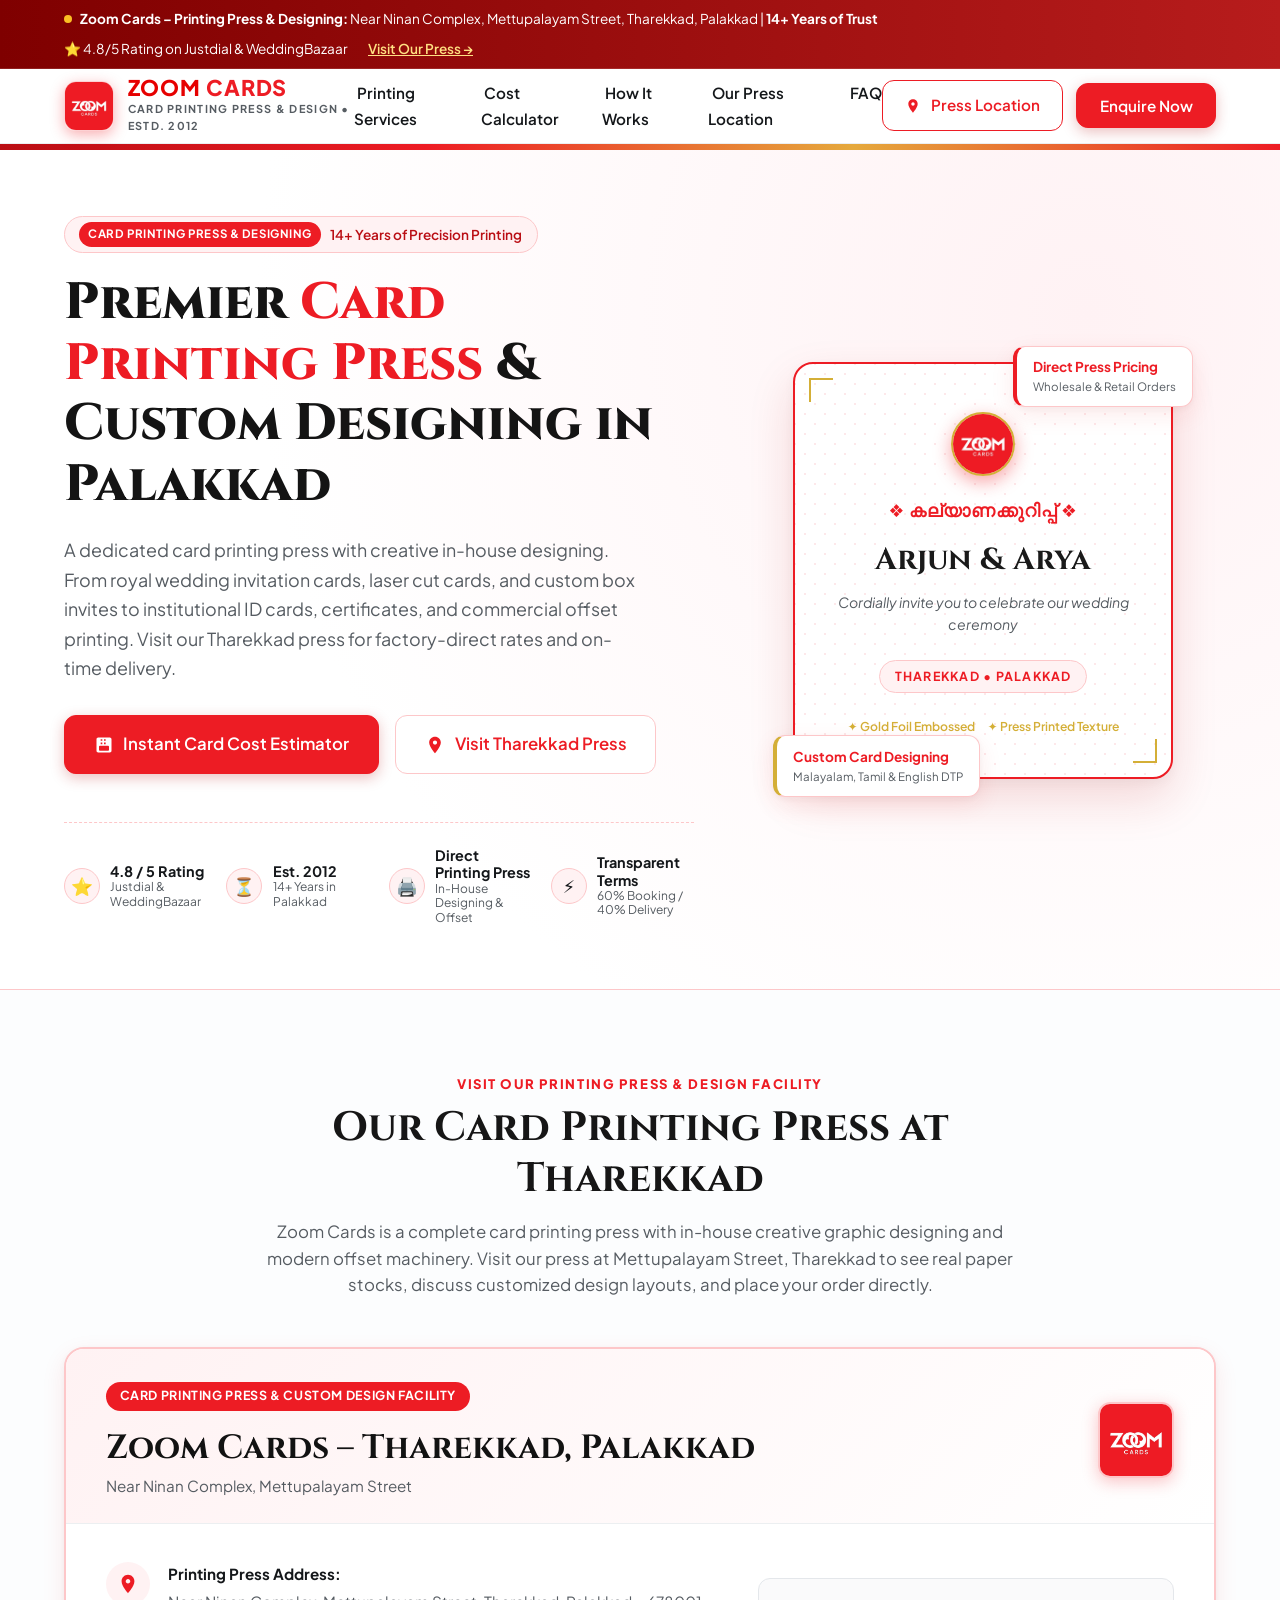
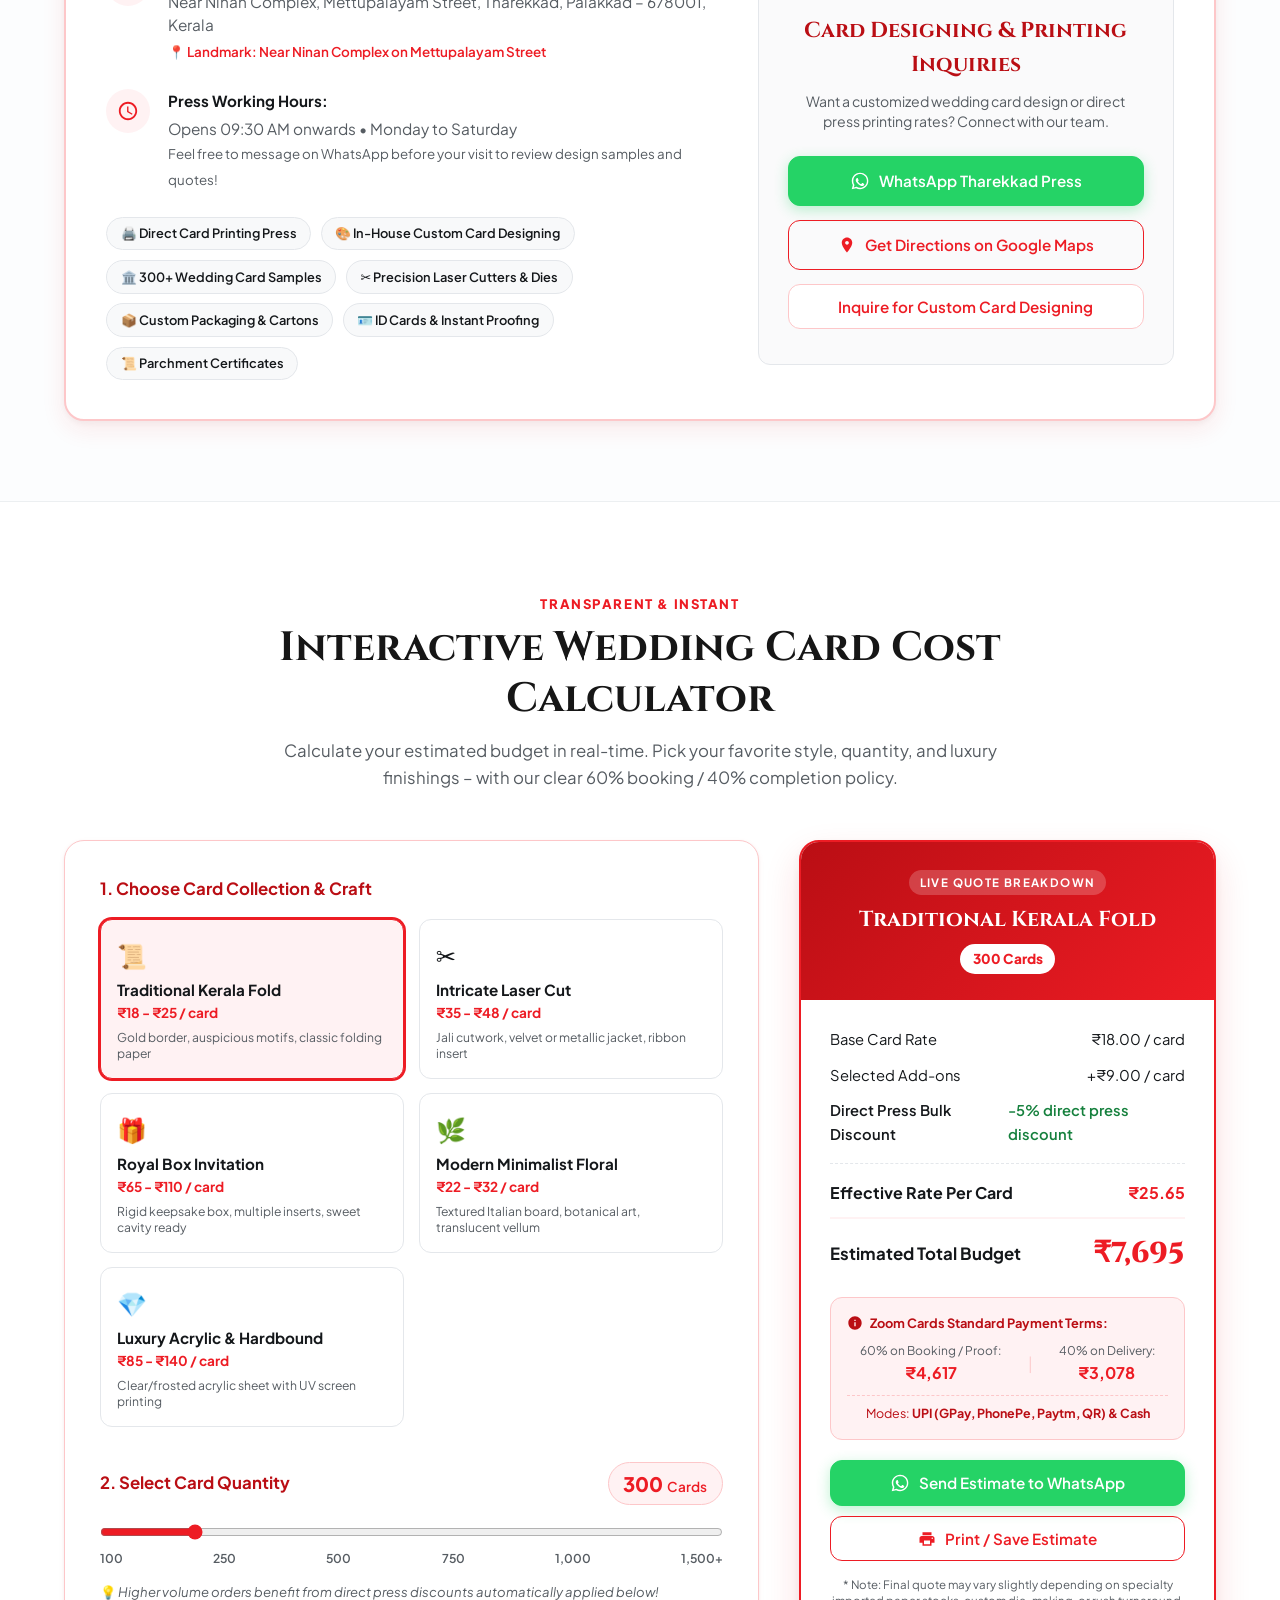
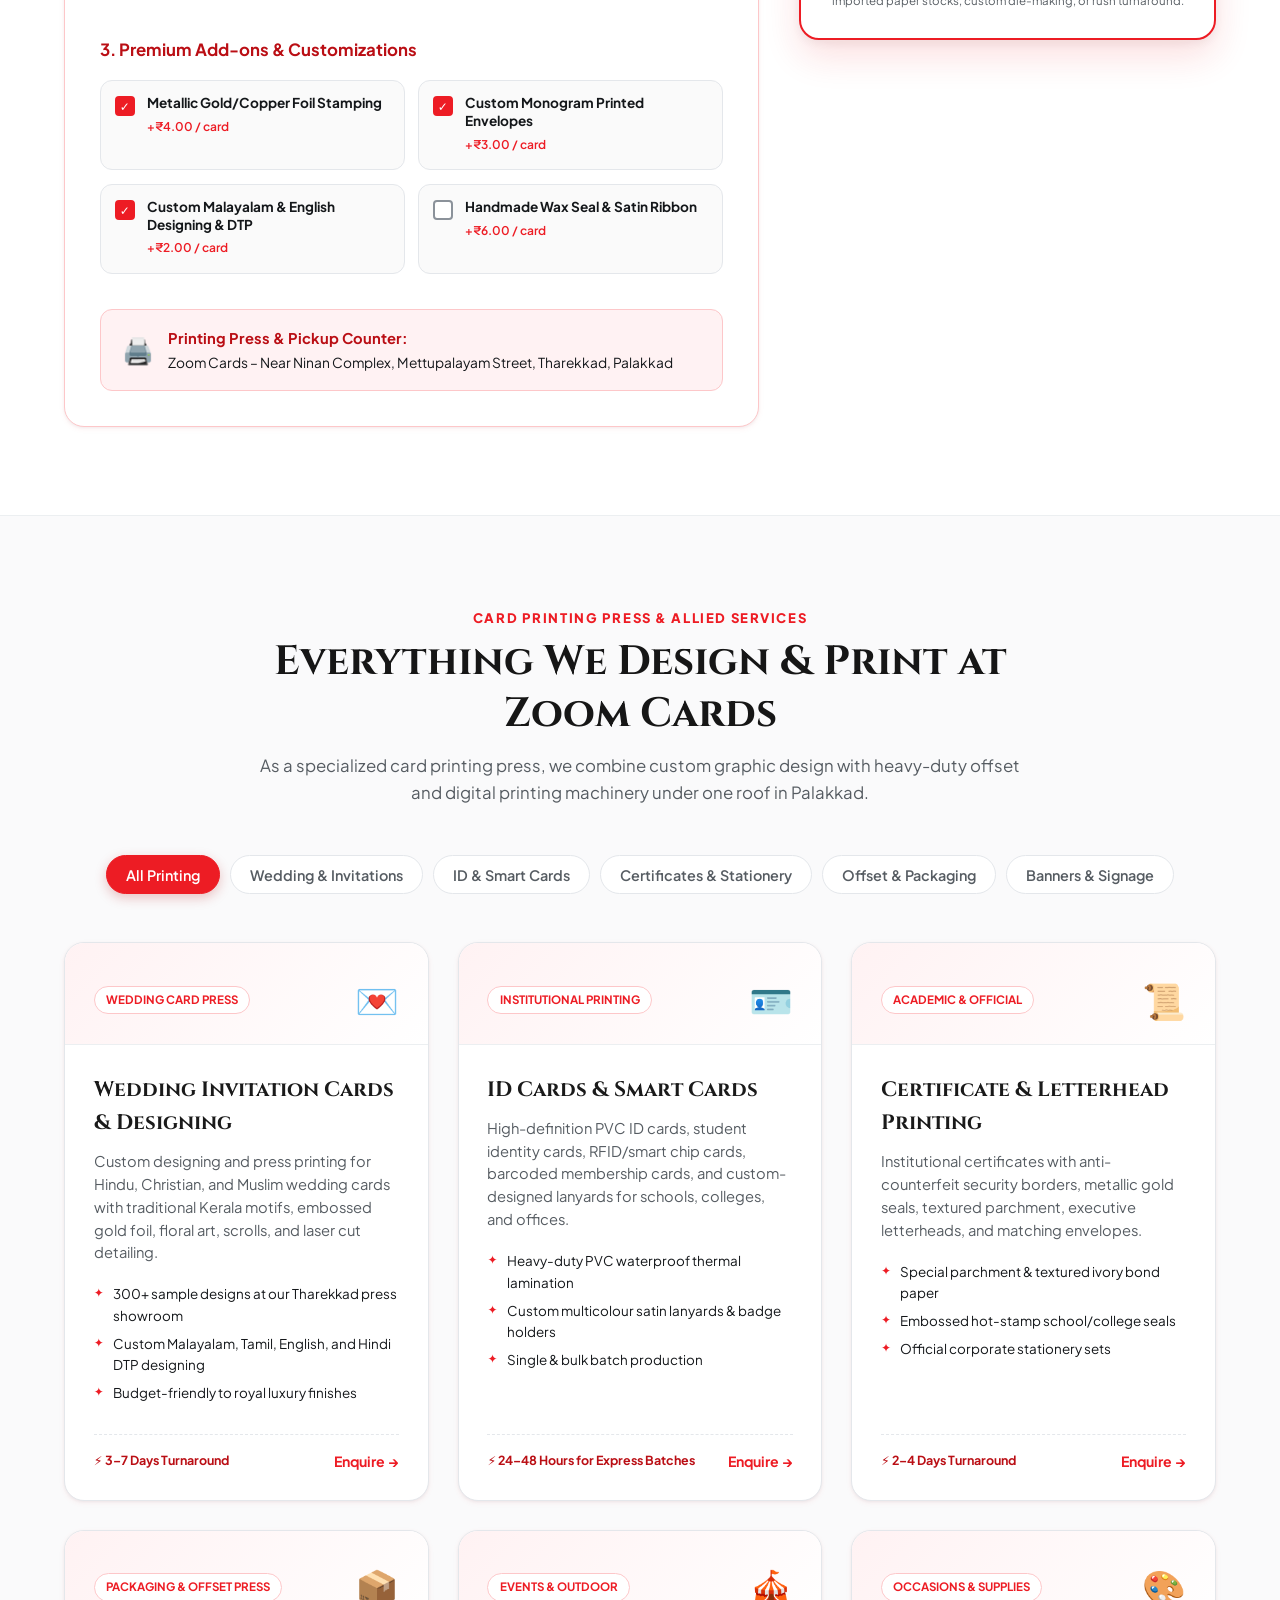
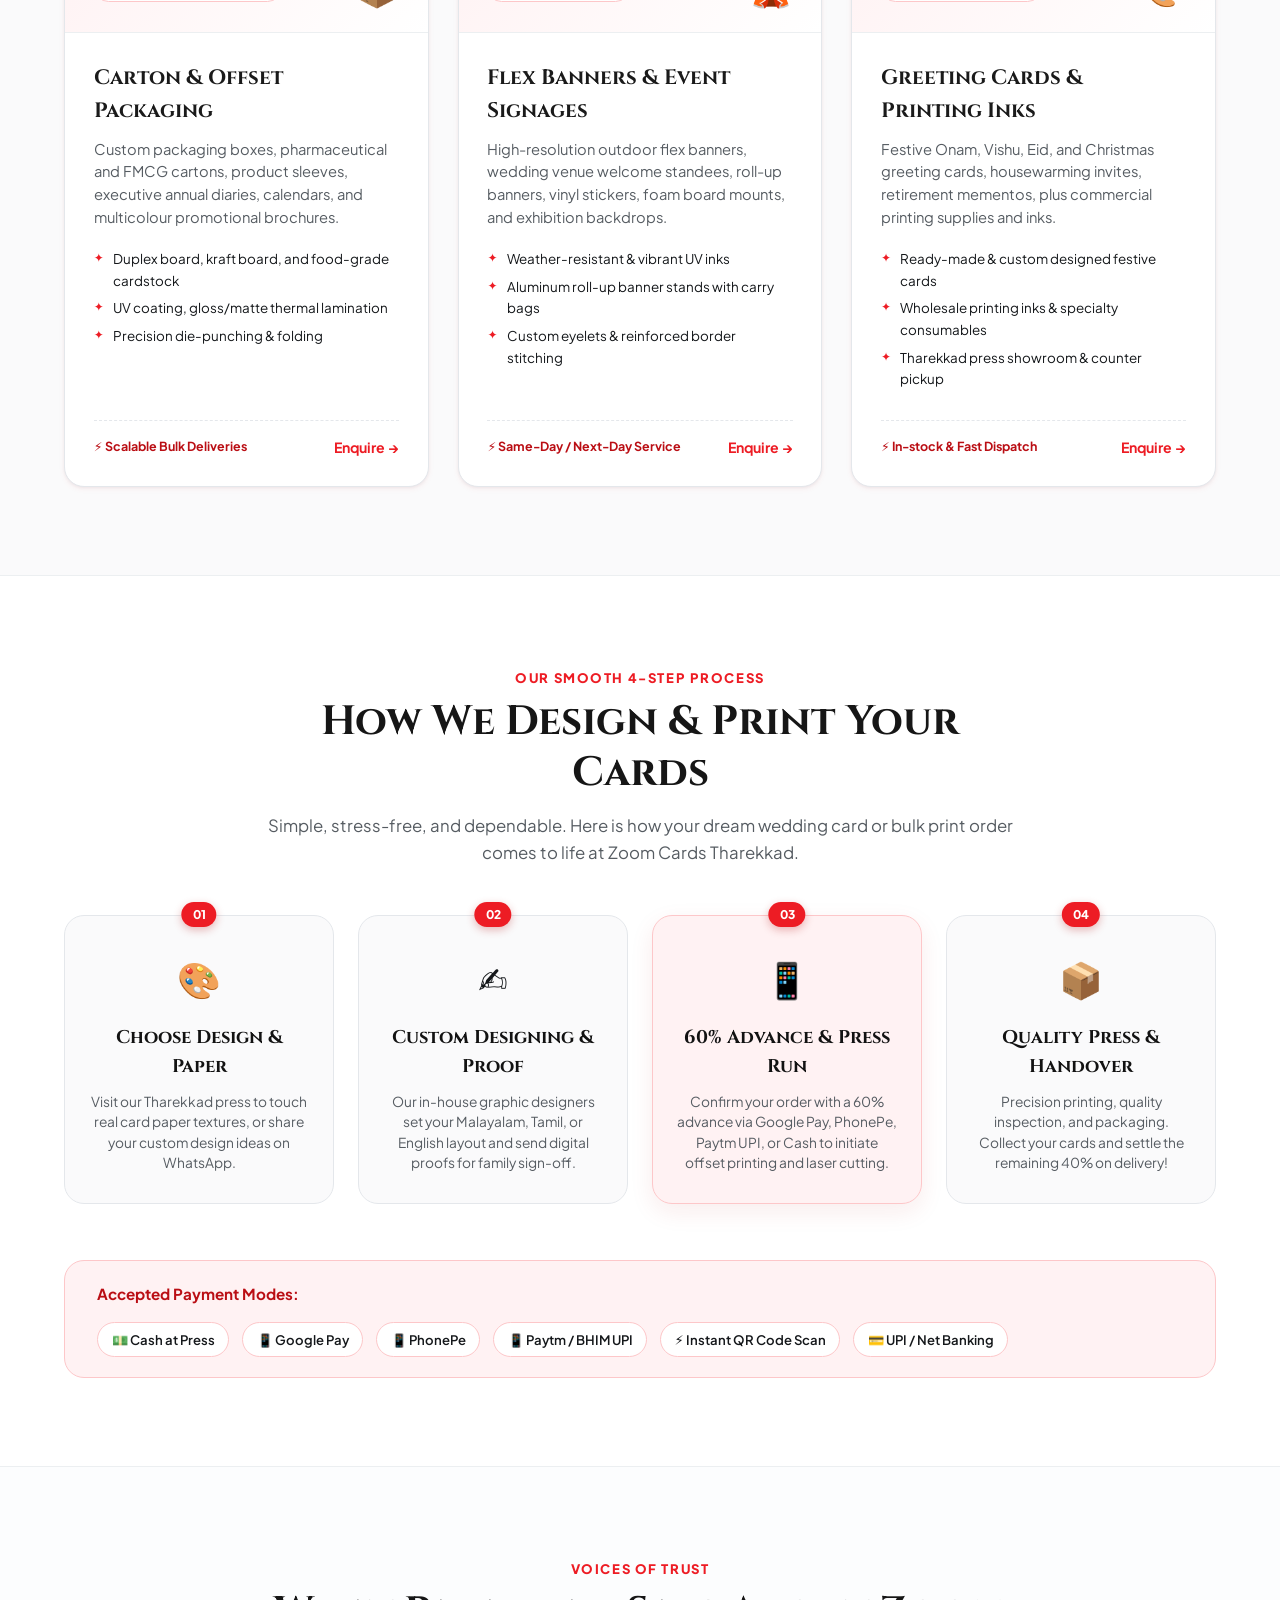
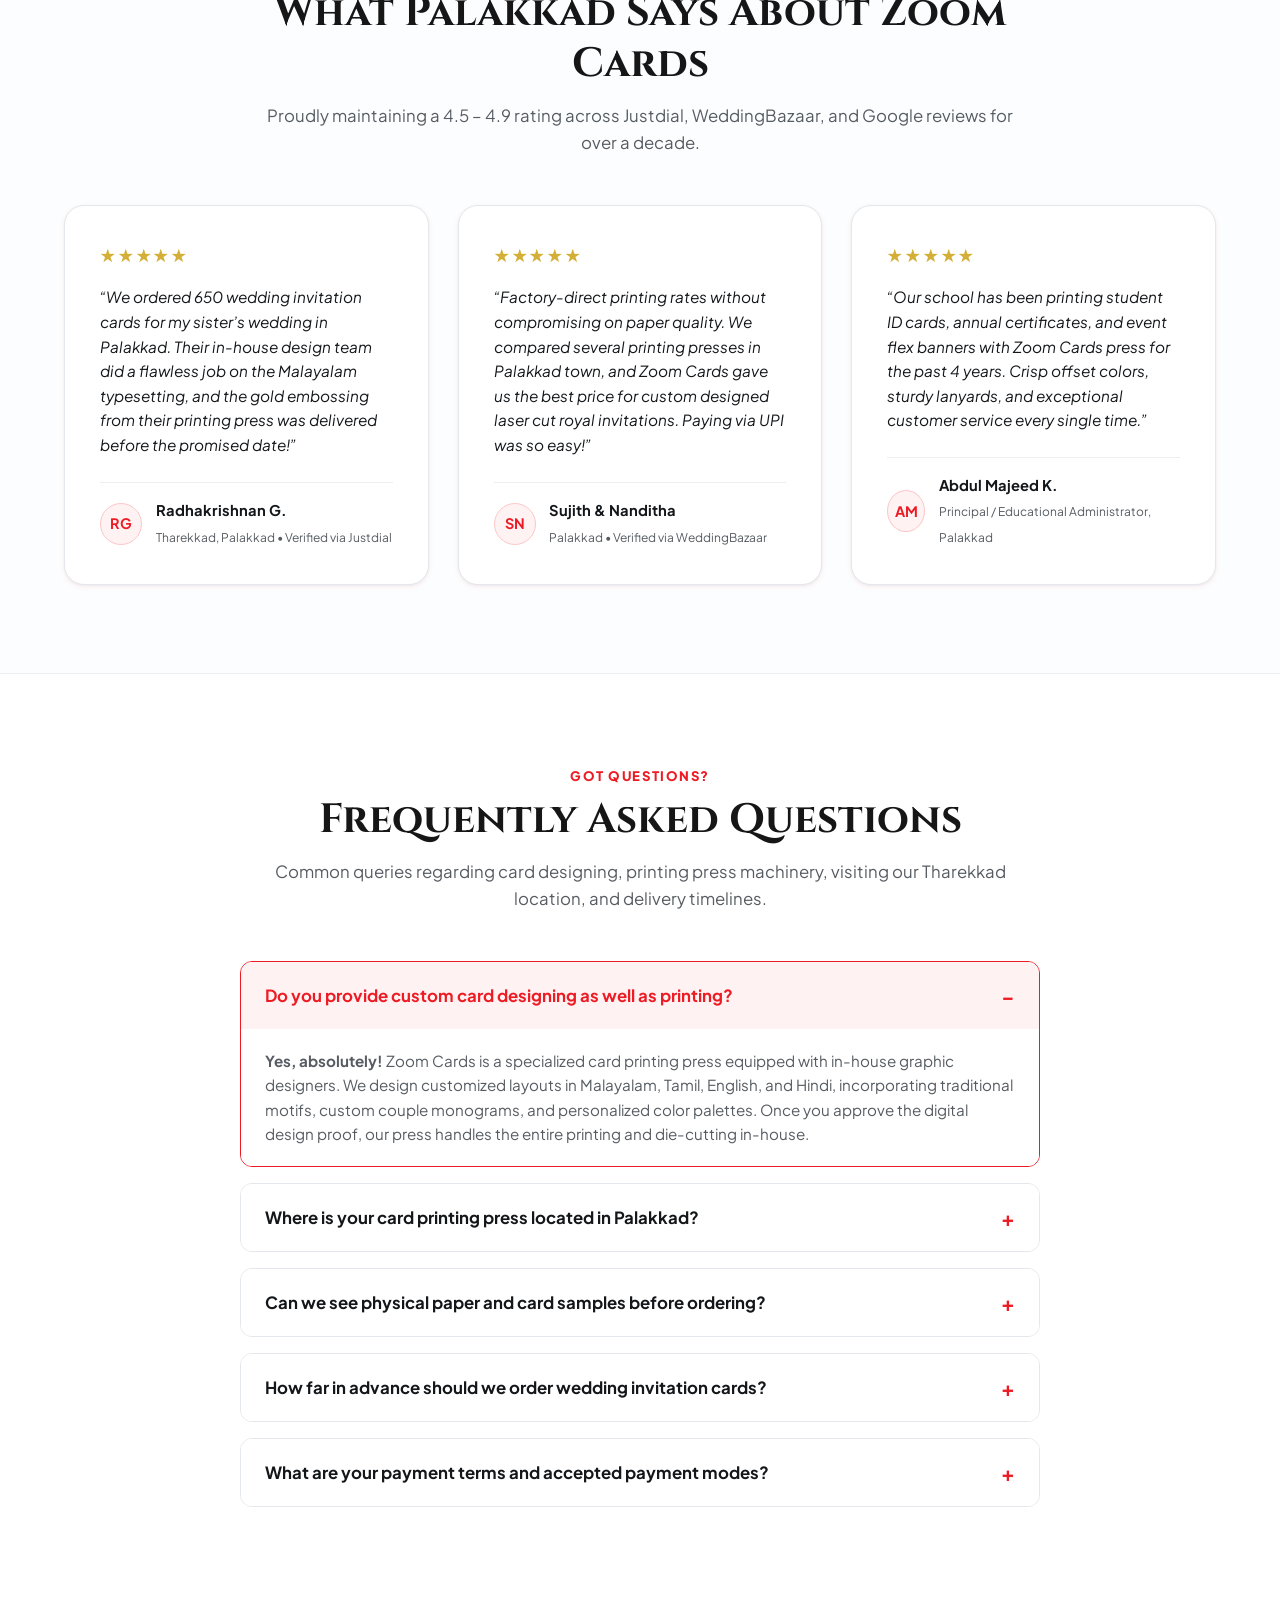
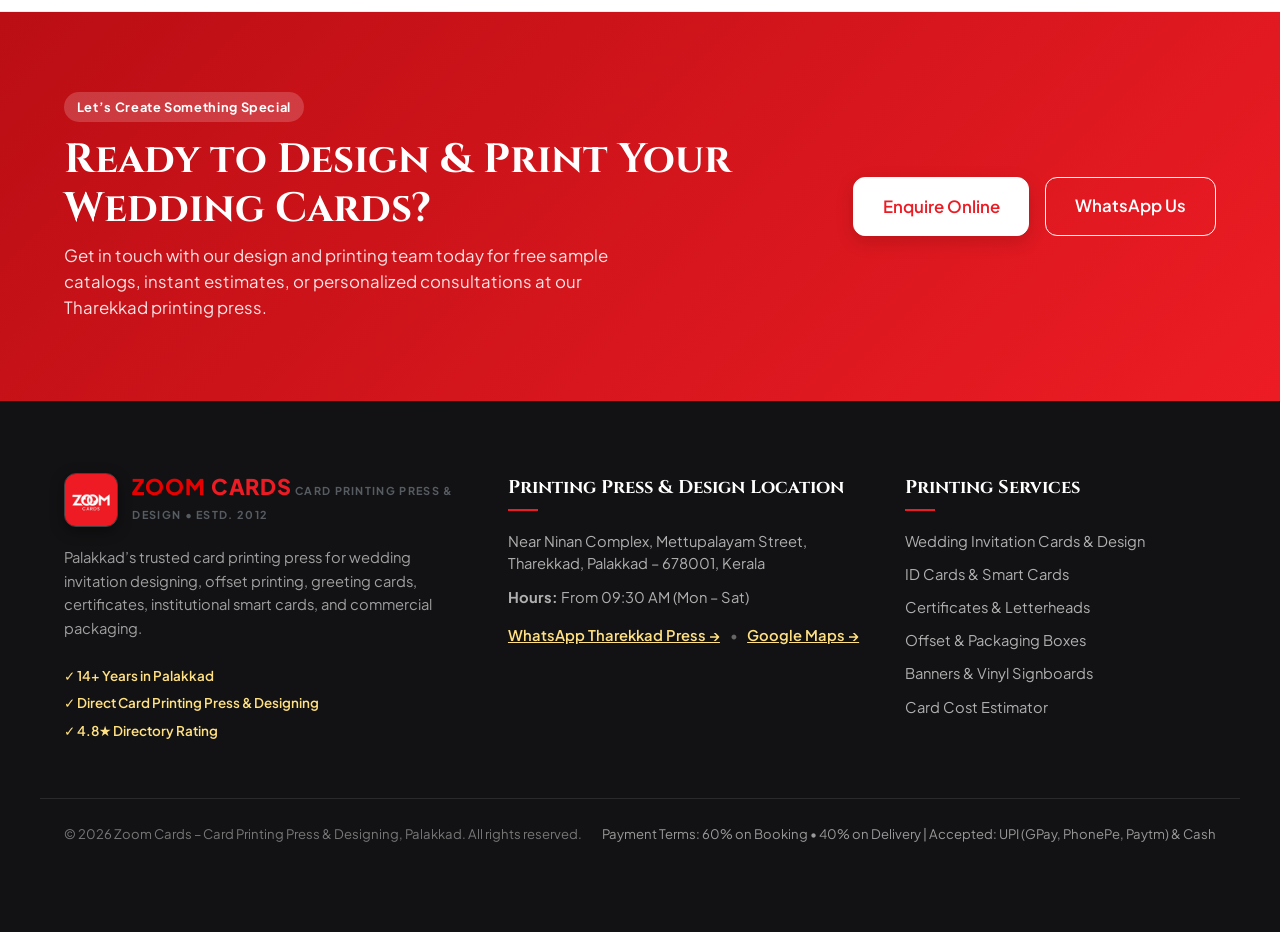
<file: index.html>
<!DOCTYPE html>
<html lang="en">
<head>
  <meta charset="UTF-8">
  <meta name="viewport" content="width=device-width, initial-scale=1.0">
  <title>Zoom Cards – Palakkad | Card Printing Press &amp; Custom Designing</title>
  <meta name="description" content="Zoom Cards – Premier card printing press and custom designing in Palakkad. 14+ years of expertise in wedding invitation cards, offset printing, ID cards, certificates, banners and packaging at Tharekkad, Palakkad.">
  <meta name="keywords" content="Zoom Cards, card printing press Palakkad, wedding card printing Palakkad, invitation card designing Palakkad, offset printing press Tharekkad, ID card printing Palakkad">
  
  <!-- Google Fonts: Cinzel & Plus Jakarta Sans -->
  <link rel="preconnect" href="https://fonts.googleapis.com">
  <link rel="preconnect" href="https://fonts.gstatic.com" crossorigin>
  <link href="https://fonts.googleapis.com/css2?family=Cinzel:wght@500;600;700;800&family=Plus+Jakarta+Sans:wght@300;400;500;600;700&display=swap" rel="stylesheet">
  
  <!-- Favicon -->
  <link rel="icon" type="image/jpeg" href="logo.jpg">
  
  <link rel="stylesheet" href="styles.css">
</head>
<body>

  <!-- Top Alert Bar -->
  <aside class="top-announcement-bar" aria-label="Announcement">
    <div class="container announcement-content">
      <div class="announcement-item">
        <span class="pulse-dot"></span>
        <span><strong>Zoom Cards – Printing Press &amp; Designing:</strong> Near Ninan Complex, Mettupalayam Street, Tharekkad, Palakkad | <strong>14+ Years of Trust</strong></span>
      </div>
      <div class="announcement-right">
        <span>⭐ 4.8/5 Rating on Justdial &amp; WeddingBazaar</span>
        <a href="#location" class="announcement-link">Visit Our Press &rarr;</a>
      </div>
    </div>
  </aside>

  <!-- Navigation Header -->
  <header class="site-header" id="mainHeader">
    <div class="container header-container">
      <a href="#" class="brand-logo" aria-label="Zoom Cards Palakkad Home">
        <img src="logo.jpg" alt="Zoom Cards Logo" class="brand-logo-img">
        <div class="logo-text">
          <span class="brand-name">ZOOM <span class="highlight-text">CARDS</span></span>
          <span class="brand-tagline">CARD PRINTING PRESS &amp; DESIGN • ESTD. 2012</span>
        </div>
      </a>

      <nav class="nav-menu" id="navMenu" aria-label="Primary Navigation">
        <ul class="nav-list">
          <li><a href="#services" class="nav-link">Printing Services</a></li>
          <li><a href="#estimator" class="nav-link">Cost Calculator</a></li>
          <li><a href="#workflow" class="nav-link">How It Works</a></li>
          <li><a href="#location" class="nav-link">Our Press Location</a></li>
          <li><a href="#faq" class="nav-link">FAQ</a></li>
        </ul>
      </nav>

      <div class="header-actions">
        <a href="#location" class="btn btn-outline header-branch-btn">
          <svg width="16" height="16" viewBox="0 0 24 24" fill="currentColor">
            <path d="M12 2C8.13 2 5 5.13 5 9c0 5.25 7 13 7 13s7-7.75 7-13c0-3.87-3.13-7-7-7zm0 9.5c-1.38 0-2.5-1.12-2.5-2.5s1.12-2.5 2.5-2.5 2.5 1.12 2.5 2.5-1.12 2.5-2.5 2.5z"/>
          </svg>
          <span>Press Location</span>
        </a>
        <button class="btn btn-primary header-enquire-btn" id="openEnquiryModalBtn">
          <span>Enquire Now</span>
        </button>
        <button class="mobile-toggle" id="mobileMenuToggle" aria-label="Toggle navigation menu" aria-expanded="false">
          <span class="bar"></span>
          <span class="bar"></span>
          <span class="bar"></span>
        </button>
      </div>
    </div>
  </header>

  <main>
    <!-- Hero Section -->
    <section class="hero-section" id="hero">
      <div class="container hero-container">
        <div class="hero-content">
          <div class="badge-pill">
            <span class="badge-tag">Card Printing Press &amp; Designing</span>
            <span class="badge-desc">14+ Years of Precision Printing</span>
          </div>

          <h1 class="hero-title">
            Premier <span class="text-crimson">Card Printing Press</span> &amp; Custom Designing in Palakkad
          </h1>

          <p class="hero-description">
            A dedicated card printing press with creative in-house designing. From royal wedding invitation cards, laser cut cards, and custom box invites to institutional ID cards, certificates, and commercial offset printing. Visit our Tharekkad press for factory-direct rates and on-time delivery.
          </p>

          <div class="hero-cta-group">
            <a href="#estimator" class="btn btn-primary btn-lg">
              <svg width="20" height="20" viewBox="0 0 24 24" fill="currentColor">
                <path d="M19 3H5c-1.1 0-2 .9-2 2v14c0 1.1.9 2 2 2h14c1.1 0 2-.9 2-2V5c0-1.1-.9-2-2-2zm-7 2h2v2h-2V5zm0 4h2v2h-2V9zm-4-4h2v2H8V5zm0 4h2v2H8V9zm-1 10c-.55 0-1-.45-1-1v-4c0-.55.45-1 1-1h10c.55 0 1 .45 1 1v4c0 .55-.45 1-1 1H7z"/>
              </svg>
              <span>Instant Card Cost Estimator</span>
            </a>
            <a href="#location" class="btn btn-secondary btn-lg">
              <svg width="20" height="20" viewBox="0 0 24 24" fill="currentColor">
                <path d="M12 2C8.13 2 5 5.13 5 9c0 5.25 7 13 7 13s7-7.75 7-13c0-3.87-3.13-7-7-7zm0 9.5c-1.38 0-2.5-1.12-2.5-2.5s1.12-2.5 2.5-2.5 2.5 1.12 2.5 2.5-1.12 2.5-2.5 2.5z"/>
              </svg>
              <span>Visit Tharekkad Press</span>
            </a>
          </div>

          <!-- Trust Badges -->
          <div class="hero-trust-grid">
            <div class="trust-item">
              <div class="trust-icon-box">⭐</div>
              <div>
                <strong>4.8 / 5 Rating</strong>
                <p>Justdial &amp; WeddingBazaar</p>
              </div>
            </div>
            <div class="trust-item">
              <div class="trust-icon-box">⏳</div>
              <div>
                <strong>Est. 2012</strong>
                <p>14+ Years in Palakkad</p>
              </div>
            </div>
            <div class="trust-item">
              <div class="trust-icon-box">🖨️</div>
              <div>
                <strong>Direct Printing Press</strong>
                <p>In-House Designing &amp; Offset</p>
              </div>
            </div>
            <div class="trust-item">
              <div class="trust-icon-box">⚡</div>
              <div>
                <strong>Transparent Terms</strong>
                <p>60% Booking / 40% Delivery</p>
              </div>
            </div>
          </div>
        </div>

        <div class="hero-visual">
          <div class="hero-card-stack">
            <div class="wedding-card-mockup premium-card">
              <div class="card-ornament top-left"></div>
              <div class="card-ornament top-right"></div>
              <div class="card-ornament bottom-left"></div>
              <div class="card-ornament bottom-right"></div>
              
              <img src="logo.jpg" alt="Zoom Cards Brand Seal" class="card-seal-img">
              <div class="card-kerala-motif">&#x2756; കല്യാണക്കുറിപ്പ് &#x2756;</div>
              <h3 class="card-names">Arjun &amp; Arya
              </h3>
              <p class="card-sub">Cordially invite you to celebrate our wedding ceremony</p>
              <div class="card-date-badge">THAREKKAD &bull; PALAKKAD</div>
              <div class="card-meta-line">
                <span>&#10022; Gold Foil Embossed</span>
                <span>&#10022; Press Printed Texture</span>
              </div>
            </div>

            <div class="floating-badge badge-discount">
              <span class="badge-title">Direct Press Pricing</span>
              <span class="badge-sub">Wholesale &amp; Retail Orders</span>
            </div>

            <div class="floating-badge badge-kerala">
              <span class="badge-title">Custom Card Designing</span>
              <span class="badge-sub">Malayalam, Tamil &amp; English DTP</span>
            </div>
          </div>
        </div>
      </div>
    </section>

    <!-- Printing Press Location Section -->
    <section class="branches-section" id="location">
      <div class="container">
        <div class="section-header">
          <span class="section-subtitle">VISIT OUR PRINTING PRESS &amp; DESIGN FACILITY</span>
          <h2 class="section-title">Our Card Printing Press at Tharekkad</h2>
          <p class="section-desc">
            Zoom Cards is a complete card printing press with in-house creative graphic designing and modern offset machinery. Visit our press at Mettupalayam Street, Tharekkad to see real paper stocks, discuss customized design layouts, and place your order directly.
          </p>
        </div>

        <!-- Featured Printing Press Card -->
        <div class="studio-featured-card">
          <div class="studio-header-strip">
            <div class="studio-header-flex">
              <div>
                <div class="studio-badge">Card Printing Press &amp; Custom Design Facility</div>
                <h3 class="studio-name">Zoom Cards &ndash; Tharekkad, Palakkad</h3>
                <p class="studio-city">Near Ninan Complex, Mettupalayam Street</p>
              </div>
              <img src="logo.jpg" alt="Zoom Cards Press Logo" class="studio-header-logo">
            </div>
          </div>

          <div class="studio-grid-content">
            <div class="studio-details-col">
              <div class="studio-info-card">
                <div class="info-icon">
                  <svg width="22" height="22" viewBox="0 0 24 24" fill="currentColor">
                    <path d="M12 2C8.13 2 5 5.13 5 9c0 5.25 7 13 7 13s7-7.75 7-13c0-3.87-3.13-7-7-7zm0 9.5c-1.38 0-2.5-1.12-2.5-2.5s1.12-2.5 2.5-2.5 2.5 1.12 2.5 2.5-1.12 2.5-2.5 2.5z"/>
                  </svg>
                </div>
                <div>
                  <strong>Printing Press Address:</strong>
                  <p>Near Ninan Complex, Mettupalayam Street, Tharekkad, Palakkad &ndash; 678001, Kerala</p>
                  <span class="address-landmark">&#128205; Landmark: Near Ninan Complex on Mettupalayam Street</span>
                </div>
              </div>

              <div class="studio-info-card">
                <div class="info-icon">
                  <svg width="22" height="22" viewBox="0 0 24 24" fill="currentColor">
                    <path d="M11.99 2C6.47 2 2 6.48 2 12s4.47 10 9.99 10C17.52 22 22 17.52 22 12S17.52 2 11.99 2zM12 20c-4.42 0-8-3.58-8-8s3.58-8 8-8 8 3.58 8 8-3.58 8-8 8zm.5-13H11v6l5.25 3.15.75-1.23-4.5-2.67z"/>
                  </svg>
                </div>
                <div>
                  <strong>Press Working Hours:</strong>
                  <p>Opens 09:30 AM onwards &bull; Monday to Saturday</p>
                  <small class="text-muted">Feel free to message on WhatsApp before your visit to review design samples and quotes!</small>
                </div>
              </div>

              <div class="studio-features-list">
                <span class="pill-badge">🖨️ Direct Card Printing Press</span>
                <span class="pill-badge">🎨 In-House Custom Card Designing</span>
                <span class="pill-badge">🏛️ 300+ Wedding Card Samples</span>
                <span class="pill-badge">✂️ Precision Laser Cutters &amp; Dies</span>
                <span class="pill-badge">📦 Custom Packaging &amp; Cartons</span>
                <span class="pill-badge">🪪 ID Cards &amp; Instant Proofing</span>
                <span class="pill-badge">📜 Parchment Certificates</span>
              </div>
            </div>

            <div class="studio-cta-col">
              <div class="cta-box-inner">
                <h4>Card Designing &amp; Printing Inquiries</h4>
                <p>Want a customized wedding card design or direct press printing rates? Connect with our team.</p>

                <div class="studio-action-buttons">
                  <a href="https://wa.me/918157936935?text=Hello%20Zoom%20Cards%20Tharekkad%20Press,%20I%20would%20like%20to%20enquire%20about%20card%20designing%20and%20printing." target="_blank" rel="noopener" class="btn btn-whatsapp btn-block">
                    <svg width="20" height="20" viewBox="0 0 24 24" fill="currentColor"><path d="M12.04 2c-5.46 0-9.91 4.45-9.91 9.91 0 1.75.46 3.45 1.32 4.95L2.05 22l5.25-1.38c1.45.79 3.08 1.21 4.74 1.21 5.46 0 9.91-4.45 9.91-9.91 0-2.65-1.03-5.14-2.9-7.01A9.816 9.816 0 0 0 12.04 2zm.01 1.67c4.54 0 8.24 3.7 8.24 8.24 0 2.2-.86 4.28-2.42 5.83-1.56 1.56-3.63 2.41-5.83 2.41-1.46 0-2.88-.39-4.13-1.13l-.3-.18-3.07.81.82-2.99-.19-.31a8.17 8.17 0 0 1-1.25-4.44c0-4.54 3.7-8.24 8.24-8.24zm4.52 11.59c-.25-.13-1.47-.72-1.7-.81-.23-.08-.39-.13-.56.13-.17.25-.64.81-.79.97-.14.17-.29.19-.54.06-.25-.13-1.06-.39-2.02-1.24-.75-.67-1.25-1.49-1.4-1.74-.14-.25-.02-.39.11-.51.11-.11.25-.29.37-.44.13-.14.17-.25.25-.42.08-.17.04-.31-.02-.44-.06-.13-.56-1.35-.77-1.85-.2-.48-.41-.42-.56-.43h-.48c-.17 0-.44.06-.67.31-.23.25-.88.86-.88 2.1 0 1.24.9 2.44 1.03 2.61.13.17 1.77 2.7 4.29 3.79.6.26 1.07.41 1.44.53.6.19 1.15.16 1.58.1.48-.07 1.47-.6 1.68-1.18.21-.58.21-1.07.15-1.18-.06-.11-.23-.18-.48-.3z"/></svg>
                    <span>WhatsApp Tharekkad Press</span>
                  </a>

                  <a href="https://maps.google.com/?q=Near+Ninan+Complex+Mettupalayam+Street+Tharekkad+Palakkad" target="_blank" rel="noopener" class="btn btn-outline btn-block">
                    <svg width="18" height="18" viewBox="0 0 24 24" fill="currentColor">
                      <path d="M12 2C8.13 2 5 5.13 5 9c0 5.25 7 13 7 13s7-7.75 7-13c0-3.87-3.13-7-7-7zm0 9.5c-1.38 0-2.5-1.12-2.5-2.5s1.12-2.5 2.5-2.5 2.5 1.12 2.5 2.5-1.12 2.5-2.5 2.5z"/>
                    </svg>
                    <span>Get Directions on Google Maps</span>
                  </a>

                  <button class="btn btn-secondary btn-block" id="studioBookVisitBtn">
                    <span>Inquire for Custom Card Designing</span>
                  </button>
                </div>
              </div>
            </div>
          </div>
        </div>
      </div>
    </section>

    <!-- Interactive Card Cost Estimator -->
    <section class="estimator-section" id="estimator">
      <div class="container">
        <div class="section-header">
          <span class="section-subtitle">TRANSPARENT &amp; INSTANT</span>
          <h2 class="section-title">Interactive Wedding Card Cost Calculator</h2>
          <p class="section-desc">
            Calculate your estimated budget in real-time. Pick your favorite style, quantity, and luxury finishings &ndash; with our clear 60% booking / 40% completion policy.
          </p>
        </div>

        <div class="estimator-wrapper">
          <div class="estimator-controls">
            <!-- Step 1: Card Style Selection -->
            <div class="control-group">
              <label class="control-label">1. Choose Card Collection &amp; Craft</label>
              <div class="card-style-options" id="styleOptions">
                <label class="style-card selected">
                  <input type="radio" name="cardStyle" value="traditional" data-base-price="18" checked>
                  <div class="style-info">
                    <span class="style-icon">📜</span>
                    <span class="style-title">Traditional Kerala Fold</span>
                    <span class="style-price">₹18 - ₹25 / card</span>
                    <span class="style-desc">Gold border, auspicious motifs, classic folding paper</span>
                  </div>
                </label>

                <label class="style-card">
                  <input type="radio" name="cardStyle" value="lasercut" data-base-price="35">
                  <div class="style-info">
                    <span class="style-icon">✂️</span>
                    <span class="style-title">Intricate Laser Cut</span>
                    <span class="style-price">₹35 - ₹48 / card</span>
                    <span class="style-desc">Jali cutwork, velvet or metallic jacket, ribbon insert</span>
                  </div>
                </label>

                <label class="style-card">
                  <input type="radio" name="cardStyle" value="royalbox" data-base-price="65">
                  <div class="style-info">
                    <span class="style-icon">🎁</span>
                    <span class="style-title">Royal Box Invitation</span>
                    <span class="style-price">₹65 - ₹110 / card</span>
                    <span class="style-desc">Rigid keepsake box, multiple inserts, sweet cavity ready</span>
                  </div>
                </label>

                <label class="style-card">
                  <input type="radio" name="cardStyle" value="minimalist" data-base-price="22">
                  <div class="style-info">
                    <span class="style-icon">🌿</span>
                    <span class="style-title">Modern Minimalist Floral</span>
                    <span class="style-price">₹22 - ₹32 / card</span>
                    <span class="style-desc">Textured Italian board, botanical art, translucent vellum</span>
                  </div>
                </label>

                <label class="style-card">
                  <input type="radio" name="cardStyle" value="acrylic" data-base-price="85">
                  <div class="style-info">
                    <span class="style-icon">💎</span>
                    <span class="style-title">Luxury Acrylic &amp; Hardbound</span>
                    <span class="style-price">₹85 - ₹140 / card</span>
                    <span class="style-desc">Clear/frosted acrylic sheet with UV screen printing</span>
                  </div>
                </label>
              </div>
            </div>

            <!-- Step 2: Quantity Slider -->
            <div class="control-group">
              <div class="quantity-header">
                <label for="quantityRange" class="control-label">2. Select Card Quantity</label>
                <div class="quantity-display">
                  <span id="quantityValue">300</span> <span class="unit">Cards</span>
                </div>
              </div>
              <input type="range" id="quantityRange" min="100" max="1500" step="50" value="300" class="range-slider">
              <div class="slider-ticks">
                <span>100</span>
                <span>250</span>
                <span>500</span>
                <span>750</span>
                <span>1,000</span>
                <span>1,500+</span>
              </div>
              <p class="slider-helper-text">
                💡 <em>Higher volume orders benefit from direct press discounts automatically applied below!</em>
              </p>
            </div>

            <!-- Step 3: Luxury Custom Add-ons -->
            <div class="control-group">
              <label class="control-label">3. Premium Add-ons &amp; Customizations</label>
              <div class="addons-grid">
                <label class="addon-checkbox">
                  <input type="checkbox" id="addonFoil" value="4" checked>
                  <span class="checkbox-custom"></span>
                  <div class="addon-text">
                    <strong>Metallic Gold/Copper Foil Stamping</strong>
                    <span>+₹4.00 / card</span>
                  </div>
                </label>

                <label class="addon-checkbox">
                  <input type="checkbox" id="addonEnvelope" value="3" checked>
                  <span class="checkbox-custom"></span>
                  <div class="addon-text">
                    <strong>Custom Monogram Printed Envelopes</strong>
                    <span>+₹3.00 / card</span>
                  </div>
                </label>

                <label class="addon-checkbox">
                  <input type="checkbox" id="addonBilingual" value="2" checked>
                  <span class="checkbox-custom"></span>
                  <div class="addon-text">
                    <strong>Custom Malayalam &amp; English Designing &amp; DTP</strong>
                    <span>+₹2.00 / card</span>
                  </div>
                </label>

                <label class="addon-checkbox">
                  <input type="checkbox" id="addonWaxSeal" value="6">
                  <span class="checkbox-custom"></span>
                  <div class="addon-text">
                    <strong>Handmade Wax Seal &amp; Satin Ribbon</strong>
                    <span>+₹6.00 / card</span>
                  </div>
                </label>
              </div>
            </div>

            <!-- Press Location Banner -->
            <div class="control-group studio-location-banner">
              <div class="location-banner-inner">
                <div class="banner-icon">🖨️</div>
                <div>
                  <strong>Printing Press &amp; Pickup Counter:</strong>
                  <p>Zoom Cards &ndash; Near Ninan Complex, Mettupalayam Street, Tharekkad, Palakkad</p>
                </div>
              </div>
            </div>
          </div>

          <!-- Real-Time Calculation Summary Card -->
          <div class="estimator-summary-card">
            <div class="summary-header">
              <div class="summary-tag">Live Quote Breakdown</div>
              <h3 class="summary-title" id="summarySelectedStyle">Traditional Kerala Fold</h3>
              <div class="summary-quantity-pill" id="summarySelectedQty">300 Cards</div>
            </div>

            <div class="summary-body">
              <div class="summary-row">
                <span>Base Card Rate</span>
                <span id="summaryBaseRate">₹18.00 / card</span>
              </div>
              <div class="summary-row">
                <span>Selected Add-ons</span>
                <span id="summaryAddonRate">+₹9.00 / card</span>
              </div>
              <div class="summary-row bulk-discount-row">
                <span>Direct Press Bulk Discount</span>
                <span id="summaryDiscount" class="text-success">-5% applied</span>
              </div>
              <hr class="summary-divider">
              <div class="summary-row rate-effective">
                <strong>Effective Rate Per Card</strong>
                <strong id="summaryEffectiveRate" class="text-crimson">₹25.65</strong>
              </div>
              <div class="summary-row total-row">
                <span>Estimated Total Budget</span>
                <span class="total-amount" id="summaryTotalAmount">₹7,695</span>
              </div>

              <!-- Payment Schedule Accordance (UPI & Cash only) -->
              <div class="payment-terms-box">
                <div class="payment-terms-header">
                  <svg width="16" height="16" viewBox="0 0 24 24" fill="currentColor">
                    <path d="M12 2C6.48 2 2 6.48 2 12s4.48 10 10 10 10-4.48 10-10S17.52 2 12 2zm1 15h-2v-6h2v6zm0-8h-2V7h2v2z"/>
                  </svg>
                  <span>Zoom Cards Standard Payment Terms:</span>
                </div>
                <div class="terms-split">
                  <div class="split-col">
                    <small>60% on Booking / Proof:</small>
                    <strong id="depositAdvance">₹4,617</strong>
                  </div>
                  <div class="split-divider">|</div>
                  <div class="split-col">
                    <small>40% on Delivery:</small>
                    <strong id="depositFinal">₹3,078</strong>
                  </div>
                </div>
                <div class="terms-modes-note">
                  <span>Modes: <strong>UPI (GPay, PhonePe, Paytm, QR) &amp; Cash</strong></span>
                </div>
              </div>

              <div class="estimator-actions">
                <button class="btn btn-whatsapp btn-block" id="whatsappQuoteBtn">
                  <svg width="20" height="20" viewBox="0 0 24 24" fill="currentColor"><path d="M12.04 2c-5.46 0-9.91 4.45-9.91 9.91 0 1.75.46 3.45 1.32 4.95L2.05 22l5.25-1.38c1.45.79 3.08 1.21 4.74 1.21 5.46 0 9.91-4.45 9.91-9.91 0-2.65-1.03-5.14-2.9-7.01A9.816 9.816 0 0 0 12.04 2zm.01 1.67c4.54 0 8.24 3.7 8.24 8.24 0 2.2-.86 4.28-2.42 5.83-1.56 1.56-3.63 2.41-5.83 2.41-1.46 0-2.88-.39-4.13-1.13l-.3-.18-3.07.81.82-2.99-.19-.31a8.17 8.17 0 0 1-1.25-4.44c0-4.54 3.7-8.24 8.24-8.24zm4.52 11.59c-.25-.13-1.47-.72-1.7-.81-.23-.08-.39-.13-.56.13-.17.25-.64.81-.79.97-.14.17-.29.19-.54.06-.25-.13-1.06-.39-2.02-1.24-.75-.67-1.25-1.49-1.4-1.74-.14-.25-.02-.39.11-.51.11-.11.25-.29.37-.44.13-.14.17-.25.25-.42.08-.17.04-.31-.02-.44-.06-.13-.56-1.35-.77-1.85-.2-.48-.41-.42-.56-.43h-.48c-.17 0-.44.06-.67.31-.23.25-.88.86-.88 2.1 0 1.24.9 2.44 1.03 2.61.13.17 1.77 2.7 4.29 3.79.6.26 1.07.41 1.44.53.6.19 1.15.16 1.58.1.48-.07 1.47-.6 1.68-1.18.21-.58.21-1.07.15-1.18-.06-.11-.23-.18-.48-.3z"/></svg>
                  <span>Send Estimate to WhatsApp</span>
                </button>
                <button class="btn btn-outline btn-block" id="printQuoteBtn">
                  <svg width="18" height="18" viewBox="0 0 24 24" fill="currentColor">
                    <path d="M19 8H5c-1.66 0-3 1.34-3 3v6h4v4h12v-4h4v-6c0-1.66-1.34-3-3-3zm-3 11H8v-5h8v5zm3-7c-.55 0-1-.45-1-1s.45-1 1-1 1 .45 1 1-.45 1-1 1zm-1-9H6v4h12V3z"/>
                  </svg>
                  <span>Print / Save Estimate</span>
                </button>
              </div>

              <div class="summary-footnote">
                * Note: Final quote may vary slightly depending on specialty imported paper stocks, custom die-making, or rush turnaround.
              </div>
            </div>
          </div>
        </div>
      </div>
    </section>

    <!-- Full Services & Products Showcase -->
    <section class="services-section" id="services">
      <div class="container">
        <div class="section-header">
          <span class="section-subtitle">CARD PRINTING PRESS &amp; ALLIED SERVICES</span>
          <h2 class="section-title">Everything We Design &amp; Print at Zoom Cards</h2>
          <p class="section-desc">
            As a specialized card printing press, we combine custom graphic design with heavy-duty offset and digital printing machinery under one roof in Palakkad.
          </p>
        </div>

        <!-- Filter Tabs -->
        <div class="filter-tabs" role="tablist" aria-label="Services filter">
          <button class="filter-tab active" data-filter="all">All Printing</button>
          <button class="filter-tab" data-filter="wedding">Wedding &amp; Invitations</button>
          <button class="filter-tab" data-filter="id-cards">ID &amp; Smart Cards</button>
          <button class="filter-tab" data-filter="certificates">Certificates &amp; Stationery</button>
          <button class="filter-tab" data-filter="offset">Offset &amp; Packaging</button>
          <button class="filter-tab" data-filter="banners">Banners &amp; Signage</button>
        </div>

        <!-- Service Cards Grid -->
        <div class="services-grid" id="servicesGrid">
          
          <!-- Card 1: Wedding Invitations -->
          <article class="service-card" data-category="wedding">
            <div class="service-icon-banner">
              <span class="service-category-badge">Wedding Card Press</span>
              <div class="service-glyph">💌</div>
            </div>
            <div class="service-content">
              <h3 class="service-title">Wedding Invitation Cards &amp; Designing</h3>
              <p class="service-text">
                Custom designing and press printing for Hindu, Christian, and Muslim wedding cards with traditional Kerala motifs, embossed gold foil, floral art, scrolls, and laser cut detailing.
              </p>
              <ul class="service-spec-list">
                <li>300+ sample designs at our Tharekkad press showroom</li>
                <li>Custom Malayalam, Tamil, English, and Hindi DTP designing</li>
                <li>Budget-friendly to royal luxury finishes</li>
              </ul>
              <div class="service-footer">
                <span class="service-turnaround">⚡ 3–7 Days Turnaround</span>
                <button class="service-enquire-btn" data-service="Wedding Invitation Cards">Enquire &rarr;</button>
              </div>
            </div>
          </article>

          <!-- Card 2: ID Cards & Smart Cards -->
          <article class="service-card" data-category="id-cards">
            <div class="service-icon-banner">
              <span class="service-category-badge">Institutional Printing</span>
              <div class="service-glyph">🪪</div>
            </div>
            <div class="service-content">
              <h3 class="service-title">ID Cards &amp; Smart Cards</h3>
              <p class="service-text">
                High-definition PVC ID cards, student identity cards, RFID/smart chip cards, barcoded membership cards, and custom-designed lanyards for schools, colleges, and offices.
              </p>
              <ul class="service-spec-list">
                <li>Heavy-duty PVC waterproof thermal lamination</li>
                <li>Custom multicolour satin lanyards &amp; badge holders</li>
                <li>Single &amp; bulk batch production</li>
              </ul>
              <div class="service-footer">
                <span class="service-turnaround">⚡ 24–48 Hours for Express Batches</span>
                <button class="service-enquire-btn" data-service="ID & Smart Card Printing">Enquire &rarr;</button>
              </div>
            </div>
          </article>

          <!-- Card 3: Certificates & Stationery -->
          <article class="service-card" data-category="certificates">
            <div class="service-icon-banner">
              <span class="service-category-badge">Academic &amp; Official</span>
              <div class="service-glyph">📜</div>
            </div>
            <div class="service-content">
              <h3 class="service-title">Certificate &amp; Letterhead Printing</h3>
              <p class="service-text">
                Institutional certificates with anti-counterfeit security borders, metallic gold seals, textured parchment, executive letterheads, and matching envelopes.
              </p>
              <ul class="service-spec-list">
                <li>Special parchment &amp; textured ivory bond paper</li>
                <li>Embossed hot-stamp school/college seals</li>
                <li>Official corporate stationery sets</li>
              </ul>
              <div class="service-footer">
                <span class="service-turnaround">⚡ 2–4 Days Turnaround</span>
                <button class="service-enquire-btn" data-service="Certificate & Letterhead Printing">Enquire &rarr;</button>
              </div>
            </div>
          </article>

          <!-- Card 4: Commercial Offset & Cartons -->
          <article class="service-card" data-category="offset">
            <div class="service-icon-banner">
              <span class="service-category-badge">Packaging &amp; Offset Press</span>
              <div class="service-glyph">📦</div>
            </div>
            <div class="service-content">
              <h3 class="service-title">Carton &amp; Offset Packaging</h3>
              <p class="service-text">
                Custom packaging boxes, pharmaceutical and FMCG cartons, product sleeves, executive annual diaries, calendars, and multicolour promotional brochures.
              </p>
              <ul class="service-spec-list">
                <li>Duplex board, kraft board, and food-grade cardstock</li>
                <li>UV coating, gloss/matte thermal lamination</li>
                <li>Precision die-punching &amp; folding</li>
              </ul>
              <div class="service-footer">
                <span class="service-turnaround">⚡ Scalable Bulk Deliveries</span>
                <button class="service-enquire-btn" data-service="Carton & Offset Packaging">Enquire &rarr;</button>
              </div>
            </div>
          </article>

          <!-- Card 5: Banners, Flex & Signboards -->
          <article class="service-card" data-category="banners">
            <div class="service-icon-banner">
              <span class="service-category-badge">Events &amp; Outdoor</span>
              <div class="service-glyph">🎪</div>
            </div>
            <div class="service-content">
              <h3 class="service-title">Flex Banners &amp; Event Signages</h3>
              <p class="service-text">
                High-resolution outdoor flex banners, wedding venue welcome standees, roll-up banners, vinyl stickers, foam board mounts, and exhibition backdrops.
              </p>
              <ul class="service-spec-list">
                <li>Weather-resistant &amp; vibrant UV inks</li>
                <li>Aluminum roll-up banner stands with carry bags</li>
                <li>Custom eyelets &amp; reinforced border stitching</li>
              </ul>
              <div class="service-footer">
                <span class="service-turnaround">⚡ Same-Day / Next-Day Service</span>
                <button class="service-enquire-btn" data-service="Banners & Event Standees">Enquire &rarr;</button>
              </div>
            </div>
          </article>

          <!-- Card 6: Greeting Cards & Printing Inks -->
          <article class="service-card" data-category="offset">
            <div class="service-icon-banner">
              <span class="service-category-badge">Occasions &amp; Supplies</span>
              <div class="service-glyph">🎨</div>
            </div>
            <div class="service-content">
              <h3 class="service-title">Greeting Cards &amp; Printing Inks</h3>
              <p class="service-text">
                Festive Onam, Vishu, Eid, and Christmas greeting cards, housewarming invites, retirement mementos, plus commercial printing supplies and inks.
              </p>
              <ul class="service-spec-list">
                <li>Ready-made &amp; custom designed festive cards</li>
                <li>Wholesale printing inks &amp; specialty consumables</li>
                <li>Tharekkad press showroom &amp; counter pickup</li>
              </ul>
              <div class="service-footer">
                <span class="service-turnaround">⚡ In-stock &amp; Fast Dispatch</span>
                <button class="service-enquire-btn" data-service="Greeting Cards & Printing Supplies">Enquire &rarr;</button>
              </div>
            </div>
          </article>

        </div>
      </div>
    </section>

    <!-- Transparent 4-Step Order Workflow -->
    <section class="workflow-section" id="workflow">
      <div class="container">
        <div class="section-header">
          <span class="section-subtitle">OUR SMOOTH 4-STEP PROCESS</span>
          <h2 class="section-title">How We Design &amp; Print Your Cards</h2>
          <p class="section-desc">
            Simple, stress-free, and dependable. Here is how your dream wedding card or bulk print order comes to life at Zoom Cards Tharekkad.
          </p>
        </div>

        <div class="workflow-steps">
          <div class="step-card">
            <div class="step-number">01</div>
            <div class="step-icon">🎨</div>
            <h3 class="step-title">Choose Design &amp; Paper</h3>
            <p class="step-text">
              Visit our Tharekkad press to touch real card paper textures, or share your custom design ideas on WhatsApp.
            </p>
          </div>

          <div class="step-card">
            <div class="step-number">02</div>
            <div class="step-icon">✍️</div>
            <h3 class="step-title">Custom Designing &amp; Proof</h3>
            <p class="step-text">
              Our in-house graphic designers set your Malayalam, Tamil, or English layout and send digital proofs for family sign-off.
            </p>
          </div>

          <div class="step-card highlight-step">
            <div class="step-number">03</div>
            <div class="step-icon">📱</div>
            <h3 class="step-title">60% Advance &amp; Press Run</h3>
            <p class="step-text">
              Confirm your order with a 60% advance via Google Pay, PhonePe, Paytm UPI, or Cash to initiate offset printing and laser cutting.
            </p>
          </div>

          <div class="step-card">
            <div class="step-number">04</div>
            <div class="step-icon">📦</div>
            <h3 class="step-title">Quality Press &amp; Handover</h3>
            <p class="step-text">
              Precision printing, quality inspection, and packaging. Collect your cards and settle the remaining 40% on delivery!
            </p>
          </div>
        </div>

        <!-- Payment Methods Banner (Cash & UPI Only) -->
        <div class="payment-methods-strip">
          <div class="payment-label">
            <strong>Accepted Payment Modes:</strong>
          </div>
          <div class="payment-badges">
            <span class="payment-badge">💵 Cash at Press</span>
            <span class="payment-badge">📱 Google Pay</span>
            <span class="payment-badge">📱 PhonePe</span>
            <span class="payment-badge">📱 Paytm / BHIM UPI</span>
            <span class="payment-badge">⚡ Instant QR Code Scan</span>
            <span class="payment-badge">💳 UPI / Net Banking</span>
          </div>
        </div>
      </div>
    </section>

    <!-- Testimonials Section -->
    <section class="testimonials-section">
      <div class="container">
        <div class="section-header">
          <span class="section-subtitle">VOICES OF TRUST</span>
          <h2 class="section-title">What Palakkad Says About Zoom Cards</h2>
          <p class="section-desc">
            Proudly maintaining a 4.5 &ndash; 4.9 rating across Justdial, WeddingBazaar, and Google reviews for over a decade.
          </p>
        </div>

        <div class="testimonials-grid">
          <div class="testimonial-card">
            <div class="rating-stars">★★★★★</div>
            <p class="testimonial-text">
              &ldquo;We ordered 650 wedding invitation cards for my sister&rsquo;s wedding in Palakkad. Their in-house design team did a flawless job on the Malayalam typesetting, and the gold embossing from their printing press was delivered before the promised date!&rdquo;
            </p>
            <div class="testimonial-author">
              <div class="author-avatar">RG</div>
              <div>
                <strong>Radhakrishnan G.</strong>
                <small>Tharekkad, Palakkad &bull; Verified via Justdial</small>
              </div>
            </div>
          </div>

          <div class="testimonial-card">
            <div class="rating-stars">★★★★★</div>
            <p class="testimonial-text">
              &ldquo;Factory-direct printing rates without compromising on paper quality. We compared several printing presses in Palakkad town, and Zoom Cards gave us the best price for custom designed laser cut royal invitations. Paying via UPI was so easy!&rdquo;
            </p>
            <div class="testimonial-author">
              <div class="author-avatar">SN</div>
              <div>
                <strong>Sujith &amp; Nanditha</strong>
                <small>Palakkad &bull; Verified via WeddingBazaar</small>
              </div>
            </div>
          </div>

          <div class="testimonial-card">
            <div class="rating-stars">★★★★★</div>
            <p class="testimonial-text">
              &ldquo;Our school has been printing student ID cards, annual certificates, and event flex banners with Zoom Cards press for the past 4 years. Crisp offset colors, sturdy lanyards, and exceptional customer service every single time.&rdquo;
            </p>
            <div class="testimonial-author">
              <div class="author-avatar">AM</div>
              <div>
                <strong>Abdul Majeed K.</strong>
                <small>Principal / Educational Administrator, Palakkad</small>
              </div>
            </div>
          </div>
        </div>
      </div>
    </section>

    <!-- Frequently Asked Questions -->
    <section class="faq-section" id="faq">
      <div class="container">
        <div class="section-header">
          <span class="section-subtitle">GOT QUESTIONS?</span>
          <h2 class="section-title">Frequently Asked Questions</h2>
          <p class="section-desc">
            Common queries regarding card designing, printing press machinery, visiting our Tharekkad location, and delivery timelines.
          </p>
        </div>

        <div class="faq-accordion" id="faqAccordion">
          <div class="faq-item active">
            <button class="faq-question" aria-expanded="true">
              <span>Do you provide custom card designing as well as printing?</span>
              <span class="faq-icon">&minus;</span>
            </button>
            <div class="faq-answer">
              <p>
                <strong>Yes, absolutely!</strong> Zoom Cards is a specialized card printing press equipped with in-house graphic designers. We design customized layouts in Malayalam, Tamil, English, and Hindi, incorporating traditional motifs, custom couple monograms, and personalized color palettes. Once you approve the digital design proof, our press handles the entire printing and die-cutting in-house.
              </p>
            </div>
          </div>

          <div class="faq-item">
            <button class="faq-question" aria-expanded="false">
              <span>Where is your card printing press located in Palakkad?</span>
              <span class="faq-icon">+</span>
            </button>
            <div class="faq-answer">
              <p>
                Our printing press and design facility is located at <strong>Near Ninan Complex, Mettupalayam Street, Tharekkad, Palakkad &ndash; 678001, Kerala</strong>. We are open from <strong>09:30 AM onwards Monday to Saturday</strong>. You are welcome to visit our showroom to examine physical paper samples, or message us on WhatsApp for directions.
              </p>
            </div>
          </div>

          <div class="faq-item">
            <button class="faq-question" aria-expanded="false">
              <span>Can we see physical paper and card samples before ordering?</span>
              <span class="faq-icon">+</span>
            </button>
            <div class="faq-answer">
              <p>
                Yes! Our <strong>Tharekkad press showroom</strong> has over 300+ physical card models on display ranging from budget folds to luxury royal boxes, acrylic sheets, and laser cut covers. We also send HD photos and videos via WhatsApp for families who want to select designs remotely.
              </p>
            </div>
          </div>

          <div class="faq-item">
            <button class="faq-question" aria-expanded="false">
              <span>How far in advance should we order wedding invitation cards?</span>
              <span class="faq-icon">+</span>
            </button>
            <div class="faq-answer">
              <p>
                We recommend ordering <strong>3 to 4 weeks prior</strong> to your wedding date. This ensures comfortable time for custom typesetting, proof approvals, paper procurement, laser cutting, and printing. Rush emergency orders can also be accommodated within 3&ndash;5 business days.
              </p>
            </div>
          </div>

          <div class="faq-item">
            <button class="faq-question" aria-expanded="false">
              <span>What are your payment terms and accepted payment modes?</span>
              <span class="faq-icon">+</span>
            </button>
            <div class="faq-answer">
              <p>
                We require <strong>60% upon booking</strong> and proof approval (to secure paper stocks and schedule press runs), and the remaining <strong>40% upon completion</strong> or delivery. We accept <strong>Cash and all UPI payments (Google Pay, PhonePe, Paytm, BHIM UPI, QR code scan)</strong>. We do not accept cheques or demand drafts.
              </p>
            </div>
          </div>
        </div>
      </div>
    </section>

    <!-- Quick Enquiry Banner / CTA -->
    <section class="cta-banner-section">
      <div class="container cta-banner-inner">
        <div class="cta-banner-content">
          <span class="cta-badge">Let&rsquo;s Create Something Special</span>
          <h2 class="cta-title">Ready to Design &amp; Print Your Wedding Cards?</h2>
          <p class="cta-subtitle">
            Get in touch with our design and printing team today for free sample catalogs, instant estimates, or personalized consultations at our Tharekkad printing press.
          </p>
        </div>
        <div class="cta-banner-actions">
          <button class="btn btn-white btn-lg" id="bottomEnquireBtn">
            <span>Enquire Online</span>
          </button>
          <a href="https://wa.me/918157936935?text=Hello%20Zoom%20Cards%20Palakkad,%20I%20would%20like%20to%20get%20a%20wedding%20card%20quote." target="_blank" rel="noopener" class="btn btn-secondary-white btn-lg">
            <span>WhatsApp Us</span>
          </a>
        </div>
      </div>
    </section>
  </main>

  <!-- Sticky Mobile Action Bar -->
  <aside class="sticky-mobile-bar" aria-label="Quick Actions">
    <a href="https://wa.me/918157936935?text=Hello%20Zoom%20Cards%20Palakkad,%20I%20am%20interested%20in%20wedding%20invitations%20and%20printing." target="_blank" rel="noopener" class="sticky-btn sticky-whatsapp">
      <svg width="20" height="20" viewBox="0 0 24 24" fill="currentColor"><path d="M12.04 2c-5.46 0-9.91 4.45-9.91 9.91 0 1.75.46 3.45 1.32 4.95L2.05 22l5.25-1.38c1.45.79 3.08 1.21 4.74 1.21 5.46 0 9.91-4.45 9.91-9.91 0-2.65-1.03-5.14-2.9-7.01A9.816 9.816 0 0 0 12.04 2zm.01 1.67c4.54 0 8.24 3.7 8.24 8.24 0 2.2-.86 4.28-2.42 5.83-1.56 1.56-3.63 2.41-5.83 2.41-1.46 0-2.88-.39-4.13-1.13l-.3-.18-3.07.81.82-2.99-.19-.31a8.17 8.17 0 0 1-1.25-4.44c0-4.54 3.7-8.24 8.24-8.24zm4.52 11.59c-.25-.13-1.47-.72-1.7-.81-.23-.08-.39-.13-.56.13-.17.25-.64.81-.79.97-.14.17-.29.19-.54.06-.25-.13-1.06-.39-2.02-1.24-.75-.67-1.25-1.49-1.4-1.74-.14-.25-.02-.39.11-.51.11-.11.25-.29.37-.44.13-.14.17-.25.25-.42.08-.17.04-.31-.02-.44-.06-.13-.56-1.35-.77-1.85-.2-.48-.41-.42-.56-.43h-.48c-.17 0-.44.06-.67.31-.23.25-.88.86-.88 2.1 0 1.24.9 2.44 1.03 2.61.13.17 1.77 2.7 4.29 3.79.6.26 1.07.41 1.44.53.6.19 1.15.16 1.58.1.48-.07 1.47-.6 1.68-1.18.21-.58.21-1.07.15-1.18-.06-.11-.23-.18-.48-.3z"/></svg>
      <span>WhatsApp</span>
    </a>
    <a href="#estimator" class="sticky-btn sticky-calc">
      <svg width="20" height="20" viewBox="0 0 24 24" fill="currentColor"><path d="M19 3H5c-1.1 0-2 .9-2 2v14c0 1.1.9 2 2 2h14c1.1 0 2-.9 2-2V5c0-1.1-.9-2-2-2zm-7 2h2v2h-2V5zm0 4h2v2h-2V9zm-4-4h2v2H8V5zm0 4h2v2H8V9zm-1 10c-.55 0-1-.45-1-1v-4c0-.55.45-1 1-1h10c.55 0 1 .45 1 1v4c0 .55-.45 1-1 1H7z"/></svg>
      <span>Cost Tool</span>
    </a>
    <a href="#location" class="sticky-btn sticky-locate">
      <svg width="20" height="20" viewBox="0 0 24 24" fill="currentColor"><path d="M12 2C8.13 2 5 5.13 5 9c0 5.25 7 13 7 13s7-7.75 7-13c0-3.87-3.13-7-7-7zm0 9.5c-1.38 0-2.5-1.12-2.5-2.5s1.12-2.5 2.5-2.5 2.5 1.12 2.5 2.5-1.12 2.5-2.5 2.5z"/></svg>
      <span>Our Press</span>
    </a>
  </aside>

  <!-- Footer -->
  <footer class="site-footer">
    <div class="container footer-container">
      <div class="footer-col brand-col">
        <div class="footer-logo-wrap">
          <img src="logo.jpg" alt="Zoom Cards Logo" class="footer-logo-img">
          <div class="footer-logo-text">
            <span class="brand-name">ZOOM <span class="highlight-text">CARDS</span></span>
            <span class="brand-tagline">CARD PRINTING PRESS &amp; DESIGN &bull; ESTD. 2012</span>
          </div>
        </div>
        <p class="footer-about">
          Palakkad&rsquo;s trusted card printing press for wedding invitation designing, offset printing, greeting cards, certificates, institutional smart cards, and commercial packaging.
        </p>
        <div class="footer-badge-list">
          <span>✓ 14+ Years in Palakkad</span>
          <span>✓ Direct Card Printing Press &amp; Designing</span>
          <span>✓ 4.8★ Directory Rating</span>
        </div>
      </div>

      <div class="footer-col studio-footer-col">
        <h4 class="footer-title">Printing Press &amp; Design Location</h4>
        <p class="footer-address">
          Near Ninan Complex, Mettupalayam Street,<br>
          Tharekkad, Palakkad &ndash; 678001, Kerala
        </p>
        <p class="footer-timing">
          <strong>Hours:</strong> From 09:30 AM (Mon &ndash; Sat)
        </p>
        <div class="footer-actions">
          <a href="https://wa.me/918157936935?text=Hello%20Zoom%20Cards%20Tharekkad%20Press" target="_blank" rel="noopener" class="footer-contact-link">
            WhatsApp Tharekkad Press &rarr;
          </a>
          <span class="footer-sep">&bull;</span>
          <a href="https://maps.google.com/?q=Near+Ninan+Complex+Mettupalayam+Street+Tharekkad+Palakkad" target="_blank" rel="noopener" class="footer-contact-link">
            Google Maps &rarr;
          </a>
        </div>
      </div>

      <div class="footer-col">
        <h4 class="footer-title">Printing Services</h4>
        <ul class="footer-links">
          <li><a href="#services">Wedding Invitation Cards &amp; Design</a></li>
          <li><a href="#services">ID Cards &amp; Smart Cards</a></li>
          <li><a href="#services">Certificates &amp; Letterheads</a></li>
          <li><a href="#services">Offset &amp; Packaging Boxes</a></li>
          <li><a href="#services">Banners &amp; Vinyl Signboards</a></li>
          <li><a href="#estimator">Card Cost Estimator</a></li>
        </ul>
      </div>
    </div>

    <div class="footer-bottom">
      <div class="container footer-bottom-flex">
        <p>&copy; 2026 Zoom Cards &ndash; Card Printing Press &amp; Designing, Palakkad. All rights reserved.</p>
        <p class="footer-payment-note">Payment Terms: 60% on Booking &bull; 40% on Delivery | Accepted: UPI (GPay, PhonePe, Paytm) &amp; Cash</p>
      </div>
    </div>
  </footer>

  <!-- Interactive Online Enquiry Modal -->
  <dialog class="enquiry-modal" id="enquiryModal">
    <div class="modal-card">
      <button class="modal-close" id="closeEnquiryModalBtn" aria-label="Close enquiry modal">&times;</button>
      
      <div class="modal-header">
        <span class="modal-kicker">Zoom Cards &bull; Card Printing Press &amp; Designing</span>
        <h3 class="modal-title">Request a Free Quote / Design Consultation</h3>
        <p class="modal-desc">Tell us what you need and our Tharekkad press &amp; design team will prepare custom options and exact pricing.</p>
      </div>

      <form class="modal-form" id="enquiryForm">
        <div class="form-row">
          <div class="form-group">
            <label for="clientName">Your Full Name *</label>
            <input type="text" id="clientName" required placeholder="e.g. Rahul Menon">
          </div>
          <div class="form-group">
            <label for="clientPhone">Phone / WhatsApp Number *</label>
            <input type="tel" id="clientPhone" required placeholder="e.g. 98470 XXXXX">
          </div>
        </div>

        <div class="form-row">
          <div class="form-group">
            <label for="clientService">Service Required *</label>
            <select id="clientService" required>
              <option value="Wedding Invitation Cards & Designing">Wedding Invitation Cards &amp; Designing</option>
              <option value="Custom Card Designing Only">Custom Card Designing Only</option>
              <option value="ID Card & Lanyard Printing">ID Card &amp; Lanyard Printing</option>
              <option value="Certificates & Letterheads">Certificates &amp; Letterheads</option>
              <option value="Commercial Offset / Cartons">Commercial Offset / Cartons</option>
              <option value="Flex Banners & Standees">Flex Banners &amp; Standees</option>
              <option value="Greeting Cards & Inks">Greeting Cards &amp; Inks</option>
            </select>
          </div>
          <div class="form-group">
            <label for="clientStudioDisplay">Press Location</label>
            <input type="text" id="clientStudioDisplay" value="Tharekkad Press (Near Ninan Complex)" readonly class="readonly-input">
          </div>
        </div>

        <div class="form-row">
          <div class="form-group">
            <label for="clientQuantity">Estimated Quantity (Cards / Prints)</label>
            <input type="number" id="clientQuantity" min="50" placeholder="e.g. 300 cards">
          </div>
          <div class="form-group">
            <label for="clientDate">Expected Event / Delivery Date</label>
            <input type="date" id="clientDate">
          </div>
        </div>

        <div class="form-group">
          <label for="clientNotes">Special Requirements / Custom Design Notes</label>
          <textarea id="clientNotes" rows="3" placeholder="Specify language preference (Malayalam/English), custom artwork, gold foil, box cards, sample requests, etc."></textarea>
        </div>

        <div class="modal-actions">
          <button type="submit" class="btn btn-whatsapp btn-block" id="submitWhatsappBtn">
            <svg width="20" height="20" viewBox="0 0 24 24" fill="currentColor"><path d="M12.04 2c-5.46 0-9.91 4.45-9.91 9.91 0 1.75.46 3.45 1.32 4.95L2.05 22l5.25-1.38c1.45.79 3.08 1.21 4.74 1.21 5.46 0 9.91-4.45 9.91-9.91 0-2.65-1.03-5.14-2.9-7.01A9.816 9.816 0 0 0 12.04 2zm.01 1.67c4.54 0 8.24 3.7 8.24 8.24 0 2.2-.86 4.28-2.42 5.83-1.56 1.56-3.63 2.41-5.83 2.41-1.46 0-2.88-.39-4.13-1.13l-.3-.18-3.07.81.82-2.99-.19-.31a8.17 8.17 0 0 1-1.25-4.44c0-4.54 3.7-8.24 8.24-8.24zm4.52 11.59c-.25-.13-1.47-.72-1.7-.81-.23-.08-.39-.13-.56.13-.17.25-.64.81-.79.97-.14.17-.29.19-.54.06-.25-.13-1.06-.39-2.02-1.24-.75-.67-1.25-1.49-1.4-1.74-.14-.25-.02-.39.11-.51.11-.11.25-.29.37-.44.13-.14.17-.25.25-.42.08-.17.04-.31-.02-.44-.06-.13-.56-1.35-.77-1.85-.2-.48-.41-.42-.56-.43h-.48c-.17 0-.44.06-.67.31-.23.25-.88.86-.88 2.1 0 1.24.9 2.44 1.03 2.61.13.17 1.77 2.7 4.29 3.79.6.26 1.07.41 1.44.53.6.19 1.15.16 1.58.1.48-.07 1.47-.6 1.68-1.18.21-.58.21-1.07.15-1.18-.06-.11-.23-.18-.48-.3z"/></svg>
            <span>Proceed to WhatsApp with Enquiry</span>
          </button>
        </div>
      </form>
    </div>
  </dialog>

  <!-- Scripts -->
  <script src="app.js"></script>
</body>
</html>
</file>
<file: styles.css>
/* ==========================================================================
   Zoom Cards Palakkad – Red & White Theme Design System
   ========================================================================== */

:root {
  /* Vibrant Zoom Cards Red & White Palette (Exact match to brand logo) */
  --crimson-primary: #ED1C24;
  --crimson-hover: #D7141B;
  --crimson-dark: #BA0E14;
  --crimson-deep: #80070B;
  --crimson-light-tint: #FFF2F3;
  --crimson-soft: #FEE7E8;
  --crimson-border: #FDC7C9;

  /* White & Neutrals */
  --bg-white: #FFFFFF;
  --bg-pearl: #FAFAFB;
  --bg-cream: #FCFDFE;
  --text-main: #14171A;
  --text-muted: #565C62;
  --text-light: #8B929A;
  --border-light: #ECEFF1;
  --border-card: #E4E7EB;

  /* Gold & Accent Accoutrements */
  --gold-accent: #D4AF37;
  --gold-light: #FCF7E8;
  --gold-border: #E8D59F;
  --green-whatsapp: #25D366;
  --green-whatsapp-dark: #1EBE5D;

  /* Typography */
  --font-serif: 'Cinzel', Georgia, serif;
  --font-sans: 'Plus Jakarta Sans', system-ui, -apple-system, BlinkMacSystemFont, 'Segoe UI', Roboto, sans-serif;

  /* Elevations & Shadows */
  --shadow-sm: 0 2px 6px rgba(237, 28, 36, 0.05), 0 1px 3px rgba(0, 0, 0, 0.05);
  --shadow-md: 0 8px 24px rgba(237, 28, 36, 0.09), 0 2px 6px rgba(0, 0, 0, 0.04);
  --shadow-lg: 0 16px 36px rgba(237, 28, 36, 0.14), 0 4px 12px rgba(0, 0, 0, 0.06);
  --shadow-crimson: 0 8px 25px rgba(237, 28, 36, 0.35);

  /* Radii */
  --radius-sm: 6px;
  --radius-md: 12px;
  --radius-lg: 20px;
  --radius-full: 9999px;

  /* Transitions */
  --transition-fast: 0.18s ease;
  --transition-normal: 0.28s ease;
}

/* ==========================================================================
   CSS Reset & Base
   ========================================================================== */

*,
*::before,
*::after {
  box-sizing: border-box;
  margin: 0;
  padding: 0;
}

html {
  scroll-behavior: smooth;
  font-size: 16px;
}

body {
  font-family: var(--font-sans);
  background-color: var(--bg-white);
  color: var(--text-main);
  line-height: 1.6;
  overflow-x: hidden;
  -webkit-font-smoothing: antialiased;
}

a {
  color: inherit;
  text-decoration: none;
}

ul {
  list-style: none;
}

button,
input,
select,
textarea {
  font-family: inherit;
}

.container {
  width: 100%;
  max-width: 1200px;
  margin-inline: auto;
  padding-inline: 1.5rem;
}

.text-crimson {
  color: var(--crimson-primary);
}

.text-muted {
  color: var(--text-muted);
}

.text-success {
  color: #15803d;
}

/* ==========================================================================
   Buttons & Interactive Elements
   ========================================================================== */

.btn {
  display: inline-flex;
  align-items: center;
  justify-content: center;
  gap: 0.6rem;
  padding: 0.75rem 1.4rem;
  border-radius: var(--radius-md);
  font-weight: 600;
  font-size: 0.95rem;
  border: 1.5px solid transparent;
  cursor: pointer;
  transition: all var(--transition-fast);
  white-space: nowrap;
}

.btn-primary {
  background-color: var(--crimson-primary);
  color: #FFFFFF;
  border-color: var(--crimson-primary);
  box-shadow: 0 4px 14px rgba(183, 28, 28, 0.28);
}

.btn-primary:hover {
  background-color: var(--crimson-hover);
  border-color: var(--crimson-hover);
  box-shadow: 0 6px 20px rgba(183, 28, 28, 0.4);
  transform: translateY(-2px);
}

.btn-secondary {
  background-color: var(--bg-white);
  color: var(--crimson-primary);
  border-color: var(--crimson-border);
}

.btn-secondary:hover {
  background-color: var(--crimson-light-tint);
  border-color: var(--crimson-primary);
  transform: translateY(-2px);
}

.btn-outline {
  background-color: transparent;
  color: var(--crimson-primary);
  border-color: var(--crimson-primary);
}

.btn-outline:hover {
  background-color: var(--crimson-primary);
  color: #FFFFFF;
}

.btn-whatsapp {
  background-color: var(--green-whatsapp);
  color: #FFFFFF;
  border-color: var(--green-whatsapp);
  box-shadow: 0 4px 14px rgba(37, 211, 102, 0.3);
}

.btn-whatsapp:hover {
  background-color: var(--green-whatsapp-dark);
  border-color: var(--green-whatsapp-dark);
  box-shadow: 0 6px 20px rgba(37, 211, 102, 0.45);
  transform: translateY(-2px);
}

.btn-white {
  background-color: #FFFFFF;
  color: var(--crimson-primary);
  border-color: #FFFFFF;
  box-shadow: 0 6px 18px rgba(0, 0, 0, 0.15);
}

.btn-white:hover {
  background-color: var(--crimson-light-tint);
  transform: translateY(-2px);
}

.btn-secondary-white {
  background-color: transparent;
  color: #FFFFFF;
  border-color: #FFFFFF;
}

.btn-secondary-white:hover {
  background-color: rgba(255, 255, 255, 0.18);
  transform: translateY(-2px);
}

.btn-lg {
  padding: 0.95rem 1.8rem;
  font-size: 1.05rem;
}

.btn-block {
  width: 100%;
}

/* ==========================================================================
   Announcement Bar & Header
   ========================================================================== */

.top-announcement-bar {
  background: linear-gradient(90deg, #7F0000, #B71C1C);
  color: #FFFFFF;
  font-size: 0.85rem;
  padding: 0.5rem 0;
  border-bottom: 1px solid rgba(255, 255, 255, 0.12);
}

.announcement-content {
  display: flex;
  justify-content: space-between;
  align-items: center;
  flex-wrap: wrap;
  gap: 0.5rem;
}

.announcement-item {
  display: flex;
  align-items: center;
  gap: 0.5rem;
}

.pulse-dot {
  width: 8px;
  height: 8px;
  background-color: #FBBF24;
  border-radius: 50%;
  box-shadow: 0 0 0 0 rgba(251, 191, 36, 0.7);
  animation: pulseAnim 1.8s infinite;
}

@keyframes pulseAnim {
  0% {
    box-shadow: 0 0 0 0 rgba(251, 191, 36, 0.7);
  }

  70% {
    box-shadow: 0 0 0 6px rgba(251, 191, 36, 0);
  }

  100% {
    box-shadow: 0 0 0 0 rgba(251, 191, 36, 0);
  }
}

.announcement-right {
  display: flex;
  align-items: center;
  gap: 1.25rem;
}

.announcement-link {
  text-decoration: underline;
  font-weight: 600;
  color: #FFE082;
}

.site-header {
  position: sticky;
  top: 0;
  background-color: rgba(255, 255, 255, 0.97);
  backdrop-filter: blur(10px);
  -webkit-backdrop-filter: blur(10px);
  border-bottom: 1px solid var(--border-light);
  z-index: 900;
  transition: all var(--transition-fast);
}

.header-container {
  display: flex;
  align-items: center;
  justify-content: space-between;
  height: 74px;
}

.brand-logo {
  display: flex;
  align-items: center;
  gap: 0.85rem;
}

.brand-logo-img {
  width: 50px;
  height: 50px;
  object-fit: cover;
  border-radius: var(--radius-md);
  box-shadow: 0 4px 14px rgba(237, 28, 36, 0.35);
  border: 1.5px solid rgba(237, 28, 36, 0.2);
  transition: transform var(--transition-fast);
}

.brand-logo:hover .brand-logo-img {
  transform: scale(1.05);
}

.logo-text {
  display: flex;
  flex-direction: column;
}

.brand-name {
  font-family: var(--font-sans);
  font-size: 1.35rem;
  font-weight: 900;
  letter-spacing: 0.04em;
  color: #111111;
  line-height: 1.1;
}

.brand-name .highlight-text {
  color: var(--crimson-primary);
}

.brand-tagline {
  font-size: 0.68rem;
  letter-spacing: 0.12em;
  color: var(--text-muted);
  font-weight: 700;
}

.footer-logo-wrap {
  display: flex;
  align-items: center;
  gap: 0.9rem;
  margin-bottom: 1.2rem;
}

.footer-logo-img {
  width: 54px;
  height: 54px;
  object-fit: cover;
  border-radius: var(--radius-md);
  border: 1.5px solid rgba(255, 255, 255, 0.2);
  box-shadow: 0 4px 14px rgba(0, 0, 0, 0.4);
}

.card-seal-img {
  width: 64px;
  height: 64px;
  object-fit: cover;
  border-radius: 50%;
  border: 2.5px solid var(--gold-accent);
  box-shadow: 0 6px 18px rgba(237, 28, 36, 0.4);
  margin: 0 auto 1.25rem;
  display: block;
  transition: transform var(--transition-normal);
}

.wedding-card-mockup:hover .card-seal-img {
  transform: scale(1.08) rotate(3deg);
}

.nav-menu {
  display: flex;
  align-items: center;
}

.nav-list {
  display: flex;
  gap: 1.8rem;
}

.nav-link {
  font-size: 0.95rem;
  font-weight: 600;
  color: var(--text-main);
  padding: 0.5rem 0.2rem;
  position: relative;
  transition: color var(--transition-fast);
}

.nav-link::after {
  content: '';
  position: absolute;
  bottom: 0;
  left: 0;
  width: 0%;
  height: 2px;
  background-color: var(--crimson-primary);
  transition: width var(--transition-fast);
}

.nav-link:hover {
  color: var(--crimson-primary);
}

.nav-link:hover::after {
  width: 100%;
}

.header-actions {
  display: flex;
  align-items: center;
  gap: 0.8rem;
}

.mobile-toggle {
  display: none;
  flex-direction: column;
  justify-content: space-between;
  width: 28px;
  height: 20px;
  background: none;
  border: none;
  cursor: pointer;
  padding: 0;
}

.mobile-toggle .bar {
  height: 2.5px;
  width: 100%;
  background-color: var(--text-main);
  border-radius: 2px;
  transition: transform 0.3s, opacity 0.3s;
}

/* ==========================================================================
   Hero Section
   ========================================================================== */

.hero-section {
  position: relative;
  background: radial-gradient(circle at 85% 20%, #FFF2F4 0%, #FFFFFF 65%);
  padding: 4.5rem 0 4rem;
  border-bottom: 1px solid var(--crimson-border);
  overflow: hidden;
}

.hero-section::before {
  content: '';
  position: absolute;
  top: 0;
  left: 0;
  width: 100%;
  height: 6px;
  background: linear-gradient(90deg, var(--crimson-dark), var(--crimson-primary), #E5A93C, var(--crimson-primary));
}

.hero-container {
  display: grid;
  grid-template-columns: 1.15fr 0.85fr;
  align-items: center;
  gap: 3.5rem;
}

.badge-pill {
  display: inline-flex;
  align-items: center;
  background-color: var(--crimson-light-tint);
  border: 1px solid var(--crimson-border);
  border-radius: var(--radius-full);
  padding: 0.35rem 0.9rem;
  margin-bottom: 1.25rem;
  gap: 0.6rem;
  font-size: 0.85rem;
}

.badge-tag {
  background-color: var(--crimson-primary);
  color: #FFFFFF;
  padding: 0.2rem 0.55rem;
  border-radius: var(--radius-full);
  font-weight: 700;
  font-size: 0.72rem;
  text-transform: uppercase;
  letter-spacing: 0.05em;
}

.badge-desc {
  color: var(--crimson-dark);
  font-weight: 600;
}

.hero-title {
  font-family: var(--font-serif);
  font-size: clamp(2.2rem, 4vw, 3.4rem);
  font-weight: 800;
  line-height: 1.18;
  color: #141414;
  margin-bottom: 1.25rem;
}

.hero-description {
  font-size: 1.12rem;
  color: var(--text-muted);
  line-height: 1.65;
  margin-bottom: 2rem;
  max-width: 580px;
}

.hero-cta-group {
  display: flex;
  flex-wrap: wrap;
  gap: 1rem;
  margin-bottom: 3rem;
}

.hero-trust-grid {
  display: grid;
  grid-template-columns: repeat(4, 1fr);
  gap: 1.2rem;
  padding-top: 1.5rem;
  border-top: 1px dashed var(--crimson-border);
}

.trust-item {
  display: flex;
  align-items: center;
  gap: 0.65rem;
}

.trust-icon-box {
  width: 36px;
  height: 36px;
  border-radius: 50%;
  background-color: var(--crimson-light-tint);
  border: 1px solid var(--crimson-border);
  display: flex;
  align-items: center;
  justify-content: center;
  font-size: 1.1rem;
  flex-shrink: 0;
}

.trust-item strong {
  display: block;
  font-size: 0.9rem;
  color: var(--text-main);
  line-height: 1.2;
}

.trust-item p {
  font-size: 0.75rem;
  color: var(--text-muted);
  line-height: 1.2;
}

/* Hero Visual: Kerala Wedding Card Art */
.hero-visual {
  position: relative;
  display: flex;
  justify-content: center;
}

.hero-card-stack {
  position: relative;
  width: 100%;
  max-width: 380px;
}

.wedding-card-mockup {
  position: relative;
  background: #FFFFFF;
  border: 2px solid var(--crimson-primary);
  border-radius: var(--radius-lg);
  padding: 3rem 2rem 2.5rem;
  text-align: center;
  box-shadow: 0 20px 45px rgba(183, 28, 28, 0.15), 0 4px 12px rgba(0, 0, 0, 0.04);
  background-image:
    radial-gradient(#FDE8EA 1px, transparent 1px),
    radial-gradient(#FDE8EA 1px, #FFFFFF 1px);
  background-size: 20px 20px;
  background-position: 0 0, 10px 10px;
  transition: transform var(--transition-normal);
}

.wedding-card-mockup:hover {
  transform: translateY(-6px) rotate(-1deg);
}

.card-ornament {
  position: absolute;
  width: 24px;
  height: 24px;
  border: 2px solid var(--gold-accent);
}

.card-ornament.top-left {
  top: 14px;
  left: 14px;
  border-right: none;
  border-bottom: none;
}

.card-ornament.top-right {
  top: 14px;
  right: 14px;
  border-left: none;
  border-bottom: none;
}

.card-ornament.bottom-left {
  bottom: 14px;
  left: 14px;
  border-right: none;
  border-top: none;
}

.card-ornament.bottom-right {
  bottom: 14px;
  right: 14px;
  border-left: none;
  border-top: none;
}

.card-seal {
  width: 48px;
  height: 48px;
  margin: 0 auto 1.25rem;
  background: linear-gradient(135deg, #B71C1C, #7F0000);
  border-radius: 50%;
  display: flex;
  align-items: center;
  justify-content: center;
  color: #FFFFFF;
  font-family: var(--font-serif);
  font-size: 1.4rem;
  font-weight: 700;
  box-shadow: 0 4px 12px rgba(183, 28, 28, 0.35);
  border: 2px solid #E5A93C;
}

.card-kerala-motif {
  font-size: 1.1rem;
  color: var(--crimson-primary);
  font-weight: 700;
  margin-bottom: 0.75rem;
  letter-spacing: 0.05em;
}

.card-names {
  font-family: var(--font-serif);
  font-size: 1.9rem;
  color: #1A1A1A;
  margin-bottom: 0.4rem;
  font-weight: 700;
}

.card-sub {
  font-size: 0.88rem;
  color: var(--text-muted);
  margin-bottom: 1.5rem;
  font-style: italic;
}

.card-date-badge {
  display: inline-block;
  background-color: var(--crimson-light-tint);
  border: 1px solid var(--crimson-border);
  color: var(--crimson-primary);
  font-weight: 700;
  font-size: 0.78rem;
  padding: 0.35rem 0.9rem;
  border-radius: var(--radius-full);
  margin-bottom: 1.5rem;
  letter-spacing: 0.1em;
}

.card-meta-line {
  display: flex;
  justify-content: center;
  gap: 0.8rem;
  font-size: 0.76rem;
  font-weight: 600;
  color: var(--gold-accent);
}

.floating-badge {
  position: absolute;
  background-color: #FFFFFF;
  border: 1.5px solid var(--crimson-border);
  border-radius: var(--radius-md);
  padding: 0.6rem 1rem;
  box-shadow: var(--shadow-md);
  display: flex;
  flex-direction: column;
}

.badge-discount {
  top: -16px;
  right: -20px;
  border-left: 4px solid var(--crimson-primary);
}

.badge-kerala {
  bottom: -18px;
  left: -20px;
  border-left: 4px solid var(--gold-accent);
}

.floating-badge .badge-title {
  font-weight: 700;
  font-size: 0.85rem;
  color: var(--crimson-primary);
}

.floating-badge .badge-sub {
  font-size: 0.72rem;
  color: var(--text-muted);
}

/* ==========================================================================
   Section Headers
   ========================================================================== */

.section-header {
  text-align: center;
  max-width: 760px;
  margin: 0 auto 3rem;
}

.section-subtitle {
  display: inline-block;
  font-size: 0.82rem;
  font-weight: 800;
  letter-spacing: 0.12em;
  color: var(--crimson-primary);
  margin-bottom: 0.5rem;
  text-transform: uppercase;
}

.section-title {
  font-family: var(--font-serif);
  font-size: clamp(1.8rem, 3.2vw, 2.6rem);
  font-weight: 700;
  color: #161616;
  margin-bottom: 0.9rem;
  line-height: 1.25;
}

.section-desc {
  font-size: 1.05rem;
  color: var(--text-muted);
  line-height: 1.6;
}

/* ==========================================================================
   Featured Studio Showcase Section
   ========================================================================== */

.branches-section {
  padding: 5rem 0;
  background-color: var(--bg-cream);
  border-bottom: 1px solid var(--border-light);
}

.studio-featured-card {
  background-color: #FFFFFF;
  border-radius: var(--radius-lg);
  border: 2px solid var(--crimson-border);
  box-shadow: var(--shadow-md);
  overflow: hidden;
  transition: box-shadow var(--transition-normal);
}

.studio-featured-card:hover {
  box-shadow: var(--shadow-lg);
  border-color: var(--crimson-primary);
}

.studio-header-strip {
  padding: 2rem 2.5rem 1.5rem;
  background: linear-gradient(135deg, var(--crimson-light-tint) 0%, #FFFFFF 100%);
  border-bottom: 1px solid var(--border-light);
}

.studio-header-flex {
  display: flex;
  justify-content: space-between;
  align-items: center;
  gap: 1.5rem;
}

.studio-header-logo {
  width: 76px;
  height: 76px;
  object-fit: cover;
  border-radius: var(--radius-md);
  box-shadow: 0 4px 16px rgba(237, 28, 36, 0.25);
  border: 2px solid var(--crimson-border);
  flex-shrink: 0;
}

.studio-badge {
  display: inline-block;
  padding: 0.3rem 0.85rem;
  border-radius: var(--radius-full);
  font-size: 0.78rem;
  font-weight: 700;
  text-transform: uppercase;
  letter-spacing: 0.05em;
  margin-bottom: 0.6rem;
  background-color: var(--crimson-primary);
  color: #FFFFFF;
}

.studio-name {
  font-family: var(--font-serif);
  font-size: 2.1rem;
  font-weight: 700;
  color: #121212;
}

.studio-city {
  font-size: 0.95rem;
  color: var(--text-muted);
}

.studio-grid-content {
  display: grid;
  grid-template-columns: 1.25fr 0.85fr;
  padding: 2.4rem 2.5rem;
  gap: 2.5rem;
  align-items: center;
}

.studio-info-card {
  display: flex;
  gap: 1.1rem;
  margin-bottom: 1.6rem;
}

.studio-info-card .info-icon {
  width: 44px;
  height: 44px;
  border-radius: 50%;
  background-color: var(--crimson-light-tint);
  color: var(--crimson-primary);
  display: flex;
  align-items: center;
  justify-content: center;
  flex-shrink: 0;
}

.studio-info-card strong {
  display: block;
  font-size: 0.95rem;
  color: var(--text-main);
  margin-bottom: 0.2rem;
}

.studio-info-card p {
  font-size: 0.96rem;
  color: var(--text-muted);
  line-height: 1.5;
}

.address-landmark {
  display: inline-block;
  margin-top: 0.35rem;
  font-size: 0.84rem;
  color: var(--crimson-primary);
  font-weight: 600;
}

.studio-features-list {
  display: flex;
  flex-wrap: wrap;
  gap: 0.6rem;
  margin-top: 1.2rem;
}

.studio-cta-col {
  background-color: var(--bg-pearl);
  border: 1.5px solid var(--border-card);
  border-radius: var(--radius-md);
  padding: 2.2rem 1.8rem;
  text-align: center;
}

.cta-box-inner h4 {
  font-family: var(--font-serif);
  font-size: 1.35rem;
  color: var(--crimson-dark);
  margin-bottom: 0.5rem;
}

.cta-box-inner p {
  font-size: 0.88rem;
  color: var(--text-muted);
  margin-bottom: 1.5rem;
  line-height: 1.45;
}

.studio-action-buttons {
  display: flex;
  flex-direction: column;
  gap: 0.85rem;
}

.studio-location-banner {
  background-color: var(--crimson-light-tint);
  border: 1.5px solid var(--crimson-border);
  border-radius: var(--radius-md);
  padding: 1.1rem 1.3rem;
}

.location-banner-inner {
  display: flex;
  align-items: center;
  gap: 0.9rem;
}

.banner-icon {
  font-size: 1.6rem;
  flex-shrink: 0;
}

.location-banner-inner strong {
  display: block;
  font-size: 0.92rem;
  color: var(--crimson-dark);
  margin-bottom: 0.15rem;
}

.location-banner-inner p {
  font-size: 0.86rem;
  color: var(--text-main);
  line-height: 1.4;
}

.terms-modes-note {
  margin-top: 0.6rem;
  padding-top: 0.5rem;
  border-top: 1px dashed var(--crimson-border);
  font-size: 0.78rem;
  color: var(--crimson-dark);
  text-align: center;
}

.readonly-input {
  background-color: #F8F9FA !important;
  color: var(--text-muted) !important;
  cursor: not-allowed;
}

.pill-badge {
  background-color: #F8F9FA;
  border: 1px solid var(--border-card);
  color: var(--text-main);
  font-size: 0.8rem;
  font-weight: 600;
  padding: 0.35rem 0.85rem;
  border-radius: var(--radius-full);
}

/* ==========================================================================
   Interactive Card Cost Estimator
   ========================================================================== */

.estimator-section {
  padding: 5.5rem 0;
  background-color: #FFFFFF;
  border-bottom: 1px solid var(--border-light);
}

.estimator-wrapper {
  display: grid;
  grid-template-columns: 1.25fr 0.75fr;
  gap: 2.5rem;
  align-items: flex-start;
}

.estimator-controls {
  background-color: #FFFFFF;
  border: 1.5px solid var(--crimson-border);
  border-radius: var(--radius-lg);
  padding: 2.2rem;
  box-shadow: var(--shadow-sm);
}

.control-group {
  margin-bottom: 2.2rem;
}

.control-group:last-child {
  margin-bottom: 0;
}

.control-label {
  display: block;
  font-size: 1.05rem;
  font-weight: 700;
  color: var(--crimson-dark);
  margin-bottom: 1rem;
}

.card-style-options {
  display: grid;
  grid-template-columns: repeat(2, 1fr);
  gap: 0.9rem;
}

.style-card {
  position: relative;
  background-color: #FFFFFF;
  border: 1.5px solid var(--border-card);
  border-radius: var(--radius-md);
  padding: 1rem;
  cursor: pointer;
  transition: all var(--transition-fast);
  display: flex;
}

.style-card input[type="radio"] {
  position: absolute;
  opacity: 0;
}

.style-card:hover {
  border-color: var(--crimson-primary);
  background-color: var(--crimson-light-tint);
}

.style-card.selected {
  border-color: var(--crimson-primary);
  background-color: var(--crimson-light-tint);
  box-shadow: 0 0 0 2px var(--crimson-primary);
}

.style-info {
  display: flex;
  flex-direction: column;
}

.style-icon {
  font-size: 1.5rem;
  margin-bottom: 0.35rem;
}

.style-title {
  font-weight: 700;
  font-size: 0.95rem;
  color: var(--text-main);
  line-height: 1.25;
}

.style-price {
  font-weight: 700;
  color: var(--crimson-primary);
  font-size: 0.85rem;
  margin: 0.2rem 0 0.3rem;
}

.style-desc {
  font-size: 0.76rem;
  color: var(--text-muted);
  line-height: 1.35;
}

/* Quantity Slider */
.quantity-header {
  display: flex;
  justify-content: space-between;
  align-items: center;
  margin-bottom: 0.75rem;
}

.quantity-header .control-label {
  margin-bottom: 0;
}

.quantity-display {
  background-color: var(--crimson-light-tint);
  border: 1.5px solid var(--crimson-border);
  padding: 0.3rem 0.9rem;
  border-radius: var(--radius-full);
  font-weight: 800;
  font-size: 1.25rem;
  color: var(--crimson-primary);
}

.quantity-display .unit {
  font-size: 0.85rem;
  font-weight: 600;
}

.range-slider {
  width: 100%;
  height: 8px;
  border-radius: 4px;
  background: #E5E7EB;
  outline: none;
  accent-color: var(--crimson-primary);
  cursor: pointer;
}

.slider-ticks {
  display: flex;
  justify-content: space-between;
  font-size: 0.76rem;
  color: var(--text-muted);
  font-weight: 600;
  margin-top: 0.4rem;
}

.slider-helper-text {
  margin-top: 0.75rem;
  font-size: 0.82rem;
  color: var(--text-muted);
}

/* Add-ons Grid */
.addons-grid {
  display: grid;
  grid-template-columns: repeat(2, 1fr);
  gap: 0.85rem;
}

.addon-checkbox {
  display: flex;
  align-items: flex-start;
  gap: 0.75rem;
  background-color: #FAFAFA;
  border: 1.5px solid var(--border-card);
  border-radius: var(--radius-md);
  padding: 0.85rem;
  cursor: pointer;
  transition: all var(--transition-fast);
}

.addon-checkbox:hover {
  border-color: var(--crimson-border);
  background-color: var(--crimson-light-tint);
}

.addon-checkbox input[type="checkbox"] {
  display: none;
}

.checkbox-custom {
  width: 20px;
  height: 20px;
  border: 2px solid var(--text-light);
  border-radius: 4px;
  display: inline-flex;
  align-items: center;
  justify-content: center;
  flex-shrink: 0;
  margin-top: 2px;
  transition: all var(--transition-fast);
  background-color: #FFFFFF;
}

.addon-checkbox input[type="checkbox"]:checked+.checkbox-custom {
  background-color: var(--crimson-primary);
  border-color: var(--crimson-primary);
}

.addon-checkbox input[type="checkbox"]:checked+.checkbox-custom::after {
  content: '✓';
  color: #FFFFFF;
  font-size: 0.75rem;
  font-weight: 900;
}

.addon-text strong {
  display: block;
  font-size: 0.85rem;
  color: var(--text-main);
  line-height: 1.3;
}

.addon-text span {
  font-size: 0.75rem;
  color: var(--crimson-primary);
  font-weight: 600;
}

/* Branch Radio */
.branch-selector-radios {
  display: flex;
  flex-direction: column;
  gap: 0.6rem;
}

.radio-label {
  display: flex;
  align-items: center;
  gap: 0.6rem;
  font-size: 0.9rem;
  cursor: pointer;
}

.radio-label input[type="radio"] {
  accent-color: var(--crimson-primary);
  width: 17px;
  height: 17px;
}

/* Real-Time Calculation Summary Card */
.estimator-summary-card {
  position: sticky;
  top: 96px;
  background-color: #FFFFFF;
  border: 2px solid var(--crimson-primary);
  border-radius: var(--radius-lg);
  box-shadow: var(--shadow-lg);
  overflow: hidden;
}

.summary-header {
  background: linear-gradient(135deg, var(--crimson-dark), var(--crimson-primary));
  color: #FFFFFF;
  padding: 1.6rem 1.8rem;
  text-align: center;
}

.summary-tag {
  display: inline-block;
  font-size: 0.72rem;
  letter-spacing: 0.12em;
  text-transform: uppercase;
  font-weight: 700;
  background-color: rgba(255, 255, 255, 0.2);
  padding: 0.2rem 0.65rem;
  border-radius: var(--radius-full);
  margin-bottom: 0.5rem;
}

.summary-title {
  font-family: var(--font-serif);
  font-size: 1.35rem;
  font-weight: 700;
  margin-bottom: 0.4rem;
}

.summary-quantity-pill {
  display: inline-block;
  background-color: #FFFFFF;
  color: var(--crimson-primary);
  font-size: 0.85rem;
  font-weight: 800;
  padding: 0.25rem 0.8rem;
  border-radius: var(--radius-full);
}

.summary-body {
  padding: 1.8rem;
}

.summary-row {
  display: flex;
  justify-content: space-between;
  align-items: center;
  font-size: 0.92rem;
  margin-bottom: 0.75rem;
}

.summary-row.bulk-discount-row {
  font-weight: 600;
}

.summary-divider {
  border: none;
  border-top: 1px dashed var(--border-card);
  margin: 1rem 0;
}

.summary-row.rate-effective {
  font-size: 1rem;
}

.summary-row.total-row {
  margin-top: 0.5rem;
  padding-top: 0.75rem;
  border-top: 2px solid var(--crimson-light-tint);
}

.summary-row.total-row span:first-child {
  font-size: 1.05rem;
  font-weight: 700;
  color: var(--text-main);
}

.total-amount {
  font-size: 1.8rem;
  font-weight: 800;
  color: var(--crimson-primary);
  font-family: var(--font-serif);
}

/* Payment Split Terms Box */
.payment-terms-box {
  background-color: var(--crimson-light-tint);
  border: 1px solid var(--crimson-border);
  border-radius: var(--radius-md);
  padding: 0.9rem 1rem;
  margin: 1.25rem 0;
}

.payment-terms-header {
  display: flex;
  align-items: center;
  gap: 0.45rem;
  color: var(--crimson-dark);
  font-weight: 700;
  font-size: 0.8rem;
  margin-bottom: 0.5rem;
}

.terms-split {
  display: flex;
  justify-content: space-around;
  align-items: center;
  text-align: center;
}

.split-col small {
  display: block;
  font-size: 0.75rem;
  color: var(--text-muted);
}

.split-col strong {
  font-size: 1rem;
  color: var(--crimson-primary);
}

.split-divider {
  color: var(--crimson-border);
  font-weight: 300;
}

.estimator-actions {
  display: flex;
  flex-direction: column;
  gap: 0.65rem;
}

.summary-footnote {
  font-size: 0.72rem;
  color: var(--text-muted);
  text-align: center;
  margin-top: 1rem;
  line-height: 1.4;
}

/* ==========================================================================
   Full Services & Products Showcase
   ========================================================================== */

.services-section {
  padding: 5.5rem 0;
  background-color: var(--bg-pearl);
  border-bottom: 1px solid var(--border-light);
}

.filter-tabs {
  display: flex;
  justify-content: center;
  flex-wrap: wrap;
  gap: 0.6rem;
  margin-bottom: 3rem;
}

.filter-tab {
  background-color: #FFFFFF;
  border: 1.5px solid var(--border-card);
  color: var(--text-muted);
  padding: 0.6rem 1.2rem;
  border-radius: var(--radius-full);
  font-weight: 600;
  font-size: 0.9rem;
  cursor: pointer;
  transition: all var(--transition-fast);
}

.filter-tab:hover {
  border-color: var(--crimson-border);
  color: var(--crimson-primary);
}

.filter-tab.active {
  background-color: var(--crimson-primary);
  border-color: var(--crimson-primary);
  color: #FFFFFF;
  box-shadow: 0 4px 12px rgba(183, 28, 28, 0.25);
}

.services-grid {
  display: grid;
  grid-template-columns: repeat(3, 1fr);
  gap: 1.8rem;
}

.service-card {
  background-color: #FFFFFF;
  border: 1.5px solid var(--border-card);
  border-radius: var(--radius-lg);
  overflow: hidden;
  box-shadow: var(--shadow-sm);
  transition: all var(--transition-normal);
  display: flex;
  flex-direction: column;
}

.service-card:hover {
  transform: translateY(-6px);
  border-color: var(--crimson-primary);
  box-shadow: var(--shadow-lg);
}

.service-icon-banner {
  background: linear-gradient(135deg, var(--crimson-light-tint) 0%, #FFFFFF 100%);
  padding: 1.8rem 1.8rem 1rem;
  display: flex;
  justify-content: space-between;
  align-items: center;
  border-bottom: 1px solid var(--border-light);
}

.service-category-badge {
  font-size: 0.72rem;
  font-weight: 700;
  text-transform: uppercase;
  color: var(--crimson-primary);
  background-color: #FFFFFF;
  padding: 0.25rem 0.7rem;
  border-radius: var(--radius-full);
  border: 1px solid var(--crimson-border);
}

.service-glyph {
  font-size: 2.2rem;
}

.service-content {
  padding: 1.8rem;
  display: flex;
  flex-direction: column;
  flex-grow: 1;
}

.service-title {
  font-family: var(--font-serif);
  font-size: 1.3rem;
  font-weight: 700;
  color: #1A1A1A;
  margin-bottom: 0.6rem;
}

.service-text {
  font-size: 0.92rem;
  color: var(--text-muted);
  line-height: 1.55;
  margin-bottom: 1.2rem;
}

.service-spec-list {
  margin-bottom: 1.5rem;
}

.service-spec-list li {
  font-size: 0.84rem;
  color: var(--text-main);
  margin-bottom: 0.4rem;
  position: relative;
  padding-left: 1.2rem;
}

.service-spec-list li::before {
  content: '✦';
  position: absolute;
  left: 0;
  color: var(--crimson-primary);
  font-size: 0.75rem;
}

.service-footer {
  margin-top: auto;
  display: flex;
  justify-content: space-between;
  align-items: center;
  padding-top: 1rem;
  border-top: 1px dashed var(--border-card);
}

.service-turnaround {
  font-size: 0.78rem;
  font-weight: 700;
  color: var(--crimson-dark);
}

.service-enquire-btn {
  background: none;
  border: none;
  color: var(--crimson-primary);
  font-weight: 700;
  font-size: 0.88rem;
  cursor: pointer;
  transition: transform var(--transition-fast);
}

.service-enquire-btn:hover {
  transform: translateX(4px);
  text-decoration: underline;
}

/* ==========================================================================
   Order Workflow Section
   ========================================================================== */

.workflow-section {
  padding: 5.5rem 0;
  background-color: #FFFFFF;
  border-bottom: 1px solid var(--border-light);
}

.workflow-steps {
  display: grid;
  grid-template-columns: repeat(4, 1fr);
  gap: 1.5rem;
  margin-bottom: 3.5rem;
  position: relative;
}

.step-card {
  background-color: var(--bg-pearl);
  border: 1.5px solid var(--border-card);
  border-radius: var(--radius-lg);
  padding: 2.2rem 1.5rem 1.8rem;
  position: relative;
  text-align: center;
  transition: transform var(--transition-normal);
}

.step-card:hover {
  transform: translateY(-5px);
  border-color: var(--crimson-primary);
}

.step-card.highlight-step {
  background-color: var(--crimson-light-tint);
  border-color: var(--crimson-border);
  box-shadow: 0 8px 24px rgba(183, 28, 28, 0.08);
}

.step-number {
  position: absolute;
  top: -14px;
  left: 50%;
  transform: translateX(-50%);
  background: var(--crimson-primary);
  color: #FFFFFF;
  font-size: 0.75rem;
  font-weight: 800;
  padding: 0.2rem 0.7rem;
  border-radius: var(--radius-full);
  box-shadow: 0 3px 8px rgba(183, 28, 28, 0.3);
}

.step-icon {
  font-size: 2.2rem;
  margin-bottom: 1rem;
}

.step-title {
  font-family: var(--font-serif);
  font-size: 1.15rem;
  font-weight: 700;
  color: #121212;
  margin-bottom: 0.6rem;
}

.step-text {
  font-size: 0.86rem;
  color: var(--text-muted);
  line-height: 1.5;
}

.payment-methods-strip {
  background-color: var(--crimson-light-tint);
  border: 1.5px solid var(--crimson-border);
  border-radius: var(--radius-lg);
  padding: 1.25rem 2rem;
  display: flex;
  align-items: center;
  justify-content: space-between;
  flex-wrap: wrap;
  gap: 1rem;
}

.payment-label strong {
  font-size: 0.95rem;
  color: var(--crimson-dark);
}

.payment-badges {
  display: flex;
  flex-wrap: wrap;
  gap: 0.8rem;
}

.payment-badge {
  background-color: #FFFFFF;
  border: 1px solid var(--crimson-border);
  padding: 0.35rem 0.85rem;
  border-radius: var(--radius-full);
  font-size: 0.82rem;
  font-weight: 600;
  color: var(--text-main);
}

/* ==========================================================================
   Testimonials Section
   ========================================================================== */

.testimonials-section {
  padding: 5.5rem 0;
  background-color: var(--bg-cream);
  border-bottom: 1px solid var(--border-light);
}

.testimonials-grid {
  display: grid;
  grid-template-columns: repeat(3, 1fr);
  gap: 1.8rem;
}

.testimonial-card {
  background-color: #FFFFFF;
  border: 1.5px solid var(--border-card);
  border-radius: var(--radius-lg);
  padding: 2.2rem;
  box-shadow: var(--shadow-sm);
  display: flex;
  flex-direction: column;
}

.rating-stars {
  color: var(--gold-accent);
  font-size: 1.1rem;
  letter-spacing: 0.1em;
  margin-bottom: 1rem;
}

.testimonial-text {
  font-size: 0.96rem;
  color: var(--text-main);
  line-height: 1.6;
  font-style: italic;
  margin-bottom: 1.5rem;
  flex-grow: 1;
}

.testimonial-author {
  display: flex;
  align-items: center;
  gap: 0.85rem;
  padding-top: 1rem;
  border-top: 1px solid var(--border-light);
}

.author-avatar {
  width: 42px;
  height: 42px;
  border-radius: 50%;
  background: var(--crimson-light-tint);
  color: var(--crimson-primary);
  font-weight: 700;
  font-size: 0.9rem;
  display: flex;
  align-items: center;
  justify-content: center;
  border: 1px solid var(--crimson-border);
}

.testimonial-author strong {
  display: block;
  font-size: 0.92rem;
  color: var(--text-main);
}

.testimonial-author small {
  font-size: 0.75rem;
  color: var(--text-muted);
}

/* ==========================================================================
   FAQ Section
   ========================================================================== */

.faq-section {
  padding: 5.5rem 0;
  background-color: #FFFFFF;
  border-bottom: 1px solid var(--border-light);
}

.faq-accordion {
  max-width: 800px;
  margin: 0 auto;
}

.faq-item {
  border: 1.5px solid var(--border-card);
  border-radius: var(--radius-md);
  margin-bottom: 1rem;
  overflow: hidden;
  transition: border-color var(--transition-fast);
}

.faq-item.active {
  border-color: var(--crimson-primary);
}

.faq-question {
  width: 100%;
  padding: 1.25rem 1.5rem;
  text-align: left;
  background-color: #FFFFFF;
  border: none;
  font-size: 1.05rem;
  font-weight: 700;
  color: var(--text-main);
  display: flex;
  justify-content: space-between;
  align-items: center;
  cursor: pointer;
  gap: 1rem;
}

.faq-item.active .faq-question {
  background-color: var(--crimson-light-tint);
  color: var(--crimson-primary);
}

.faq-icon {
  font-size: 1.3rem;
  font-weight: 700;
  color: var(--crimson-primary);
  flex-shrink: 0;
}

.faq-answer {
  display: none;
  padding: 1.25rem 1.5rem;
  font-size: 0.95rem;
  color: var(--text-muted);
  line-height: 1.6;
  background-color: #FFFFFF;
}

.faq-item.active .faq-answer {
  display: block;
}

/* ==========================================================================
   CTA Banner Section
   ========================================================================== */

.cta-banner-section {
  padding: 5rem 0;
  background: linear-gradient(135deg, var(--crimson-dark) 0%, var(--crimson-primary) 100%);
  color: #FFFFFF;
  position: relative;
}

.cta-banner-inner {
  display: flex;
  justify-content: space-between;
  align-items: center;
  gap: 3rem;
}

.cta-badge {
  display: inline-block;
  background-color: rgba(255, 255, 255, 0.18);
  padding: 0.3rem 0.8rem;
  border-radius: var(--radius-full);
  font-size: 0.8rem;
  font-weight: 700;
  margin-bottom: 0.8rem;
  letter-spacing: 0.05em;
}

.cta-title {
  font-family: var(--font-serif);
  font-size: clamp(1.8rem, 3.2vw, 2.6rem);
  font-weight: 700;
  margin-bottom: 0.6rem;
  line-height: 1.2;
}

.cta-subtitle {
  font-size: 1.05rem;
  color: rgba(255, 255, 255, 0.88);
  max-width: 580px;
  line-height: 1.55;
}

.cta-banner-actions {
  display: flex;
  gap: 1rem;
  flex-shrink: 0;
}

/* ==========================================================================
   Footer
   ========================================================================== */

.site-footer {
  background-color: #121214;
  color: #CCCCCC;
  padding: 4.5rem 0 0;
  font-size: 0.92rem;
}

.footer-container {
  display: grid;
  grid-template-columns: 1.3fr 1.15fr 1fr;
  gap: 2.5rem;
  padding-bottom: 3.5rem;
  border-bottom: 1px solid rgba(255, 255, 255, 0.1);
}

.footer-logo {
  margin-bottom: 1rem;
}




.brand-name {
  color: #e60000;
}

.footer-logo .brand-tagline {
  color: #888888;
}

.footer-about {
  line-height: 1.6;
  margin-bottom: 1.5rem;
  color: #A0A0A0;
}

.footer-badge-list {
  display: flex;
  flex-direction: column;
  gap: 0.4rem;
  font-size: 0.84rem;
  color: #FFE082;
  font-weight: 600;
}

.footer-title {
  font-family: var(--font-serif);
  font-size: 1.15rem;
  color: #FFFFFF;
  margin-bottom: 1.2rem;
  position: relative;
  padding-bottom: 0.5rem;
}

.footer-title::after {
  content: '';
  position: absolute;
  bottom: 0;
  left: 0;
  width: 30px;
  height: 2px;
  background-color: var(--crimson-primary);
}

.footer-address {
  line-height: 1.5;
  margin-bottom: 0.75rem;
  color: #B0B0B0;
}

.footer-timing {
  margin-bottom: 0.9rem;
  color: #B0B0B0;
}

.footer-actions {
  display: flex;
  align-items: center;
  gap: 0.6rem;
  flex-wrap: wrap;
}

.footer-sep {
  color: #666666;
}

.footer-contact-link {
  color: #FFE082;
  font-weight: 600;
  text-decoration: underline;
  display: inline-block;
  transition: color var(--transition-fast);
}

.footer-contact-link:hover {
  color: #FFFFFF;
}

.footer-links {
  display: flex;
  flex-direction: column;
  gap: 0.6rem;
}

.footer-links a {
  color: #B0B0B0;
  transition: color var(--transition-fast), transform var(--transition-fast);
  display: inline-block;
}

.footer-links a:hover {
  color: #FFFFFF;
  transform: translateX(4px);
}

.footer-bottom {
  padding: 1.5rem 0 5.5rem;
  /* extra padding for mobile bottom bar */
  font-size: 0.82rem;
  color: #777777;
}

.footer-bottom-flex {
  display: flex;
  justify-content: space-between;
  align-items: center;
  flex-wrap: wrap;
  gap: 0.75rem;
}

.footer-payment-note {
  color: #999999;
}

/* ==========================================================================
   Sticky Mobile Action Bar
   ========================================================================== */

.sticky-mobile-bar {
  display: none;
  position: fixed;
  bottom: 0;
  left: 0;
  width: 100%;
  background-color: #FFFFFF;
  border-top: 1px solid var(--border-light);
  box-shadow: 0 -4px 16px rgba(0, 0, 0, 0.08);
  z-index: 850;
  padding: 0.55rem 0.75rem;
  grid-template-columns: 1.5fr 1fr 1fr;
  gap: 0.5rem;
}

.sticky-btn {
  display: flex;
  align-items: center;
  justify-content: center;
  gap: 0.4rem;
  padding: 0.65rem 0.5rem;
  border-radius: var(--radius-md);
  font-size: 0.82rem;
  font-weight: 700;
  text-align: center;
}

.sticky-whatsapp {
  background-color: var(--green-whatsapp);
  color: #FFFFFF;
}

.sticky-calc {
  background-color: var(--crimson-primary);
  color: #FFFFFF;
}

.sticky-locate {
  background-color: var(--crimson-light-tint);
  color: var(--crimson-primary);
  border: 1px solid var(--crimson-border);
}

/* ==========================================================================
   Modal Dialog Styles
   ========================================================================== */

.enquiry-modal {
  margin: auto;
  padding: 0;
  border: none;
  border-radius: var(--radius-lg);
  box-shadow: 0 25px 60px rgba(0, 0, 0, 0.3);
  max-width: 600px;
  width: 90%;
  background-color: #FFFFFF;
  overflow: hidden;
}

.enquiry-modal::backdrop {
  background-color: rgba(15, 15, 18, 0.75);
  backdrop-filter: blur(4px);
  -webkit-backdrop-filter: blur(4px);
}

.modal-card {
  position: relative;
  padding: 2.2rem;
}

.modal-close {
  position: absolute;
  top: 1.2rem;
  right: 1.4rem;
  background: none;
  border: none;
  font-size: 1.8rem;
  line-height: 1;
  color: var(--text-muted);
  cursor: pointer;
}

.modal-close:hover {
  color: var(--crimson-primary);
}

.modal-logo-strip {
  display: flex;
  align-items: center;
  gap: 0.65rem;
  margin-bottom: 0.5rem;
}

.modal-logo-img {
  width: 32px;
  height: 32px;
  object-fit: cover;
  border-radius: var(--radius-sm);
  box-shadow: 0 2px 8px rgba(237, 28, 36, 0.25);
  border: 1px solid var(--crimson-border);
}

.modal-kicker {
  display: inline-block;
  font-size: 0.75rem;
  font-weight: 800;
  letter-spacing: 0.1em;
  text-transform: uppercase;
  color: var(--crimson-primary);
}

.modal-title {
  font-family: var(--font-serif);
  font-size: 1.55rem;
  color: #121212;
  margin-bottom: 0.4rem;
}

.modal-desc {
  font-size: 0.88rem;
  color: var(--text-muted);
  margin-bottom: 1.5rem;
}

.modal-form .form-row {
  display: grid;
  grid-template-columns: 1fr 1fr;
  gap: 1rem;
}

.form-group {
  margin-bottom: 1.1rem;
}

.form-group label {
  display: block;
  font-size: 0.85rem;
  font-weight: 700;
  color: var(--text-main);
  margin-bottom: 0.4rem;
}

.form-group input,
.form-group select,
.form-group textarea {
  width: 100%;
  padding: 0.7rem 0.9rem;
  border: 1.5px solid var(--border-card);
  border-radius: var(--radius-sm);
  font-size: 0.9rem;
  color: var(--text-main);
  background-color: #FFFFFF;
  transition: border-color var(--transition-fast);
}

.form-group input:focus,
.form-group select:focus,
.form-group textarea:focus {
  outline: none;
  border-color: var(--crimson-primary);
  box-shadow: 0 0 0 3px rgba(183, 28, 28, 0.12);
}

.modal-actions {
  margin-top: 1.5rem;
}

/* ==========================================================================
   Responsive Breakpoints
   ========================================================================== */

@media (max-width: 1024px) {
  .hero-container {
    grid-template-columns: 1fr;
    text-align: center;
    gap: 3rem;
  }

  .badge-pill {
    margin-inline: auto;
  }

  .hero-description {
    margin-inline: auto;
  }

  .hero-cta-group {
    justify-content: center;
  }

  .hero-trust-grid {
    grid-template-columns: repeat(2, 1fr);
  }

  .estimator-wrapper {
    grid-template-columns: 1fr;
  }

  .estimator-summary-card {
    position: static;
  }

  .services-grid {
    grid-template-columns: repeat(2, 1fr);
  }

  .workflow-steps {
    grid-template-columns: repeat(2, 1fr);
  }

  .footer-container {
    grid-template-columns: 1fr 1fr;
  }
}

@media (max-width: 768px) {
  .top-announcement-bar .announcement-right {
    display: none;
  }

  .mobile-toggle {
    display: flex;
  }

  .header-branch-btn {
    display: none;
  }

  .nav-menu {
    position: fixed;
    top: 74px;
    left: 0;
    width: 100%;
    background-color: #FFFFFF;
    border-bottom: 2px solid var(--crimson-primary);
    box-shadow: var(--shadow-lg);
    padding: 1.5rem;
    display: none;
    flex-direction: column;
  }

  .nav-menu.active {
    display: flex;
  }

  .nav-list {
    flex-direction: column;
    gap: 1rem;
    width: 100%;
  }

  .nav-link {
    font-size: 1.1rem;
    display: block;
    padding: 0.5rem 0;
  }

  .branches-grid {
    grid-template-columns: 1fr;
  }

  .card-style-options {
    grid-template-columns: 1fr;
  }

  .addons-grid {
    grid-template-columns: 1fr;
  }

  .services-grid {
    grid-template-columns: 1fr;
  }

  .testimonials-grid {
    grid-template-columns: 1fr;
  }

  .cta-banner-inner {
    flex-direction: column;
    text-align: center;
    gap: 1.8rem;
  }

  .cta-banner-actions {
    flex-direction: column;
    width: 100%;
  }

  .modal-form .form-row {
    grid-template-columns: 1fr;
  }

  .sticky-mobile-bar {
    display: grid;
  }

  .footer-bottom {
    padding-bottom: 5.5rem;
  }
}

@media (max-width: 520px) {
  .hero-trust-grid {
    grid-template-columns: 1fr;
    text-align: left;
  }

  .workflow-steps {
    grid-template-columns: 1fr;
  }

  .footer-container {
    grid-template-columns: 1fr;
  }

  .branch-actions {
    grid-template-columns: 1fr;
  }

  .modal-card {
    padding: 1.5rem;
  }
}

/* ==========================================================================
   Print Stylesheet
   ========================================================================== */

@media print {

  .top-announcement-bar,
  .site-header,
  .hero-cta-group,
  .estimator-controls,
  .estimator-actions,
  .branch-actions,
  .sticky-mobile-bar,
  .cta-banner-section,
  .filter-tabs,
  .modal-close,
  .enquiry-modal {
    display: none !important;
  }

  body {
    background-color: #FFFFFF !important;
    color: #000000 !important;
  }

  .estimator-summary-card {
    box-shadow: none !important;
    border: 1px solid #000000 !important;
    position: static !important;
  }

  .summary-header {
    background: #EEEEEE !important;
    color: #000000 !important;
  }
}
</file>
